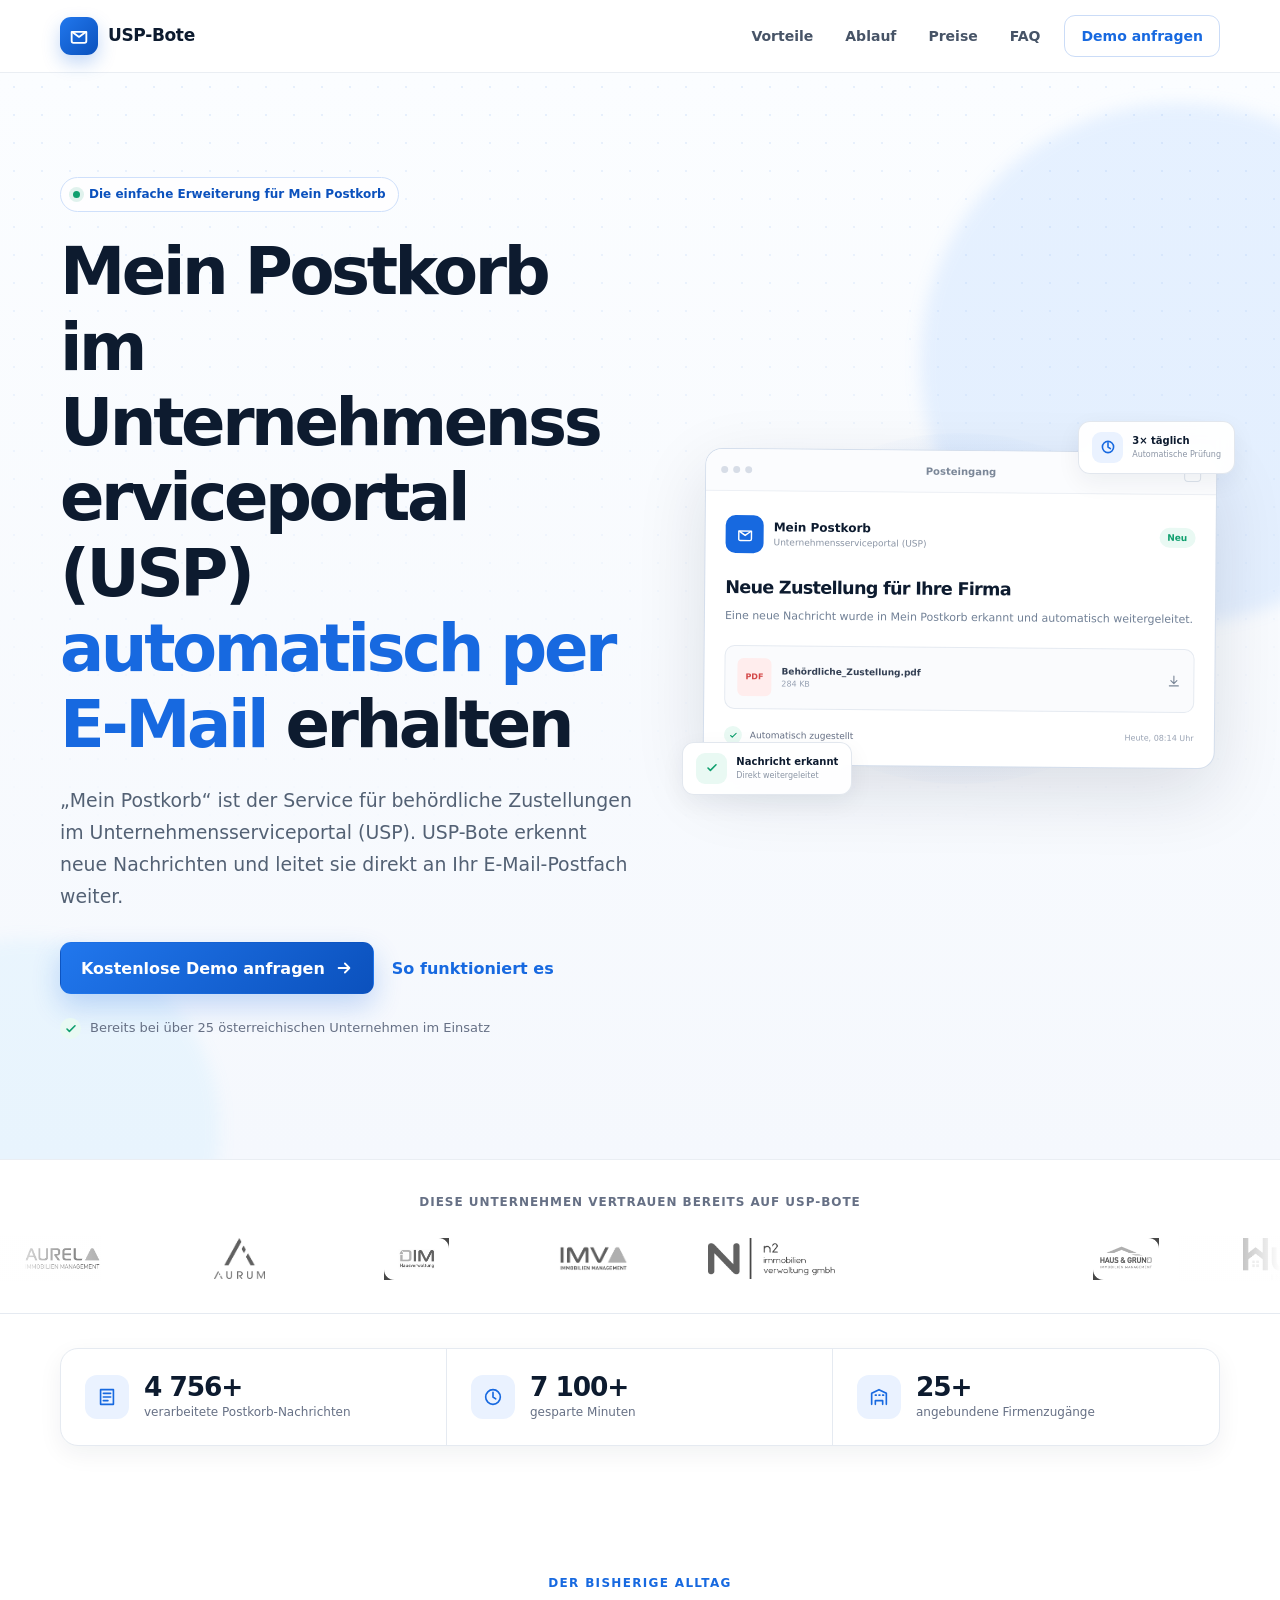
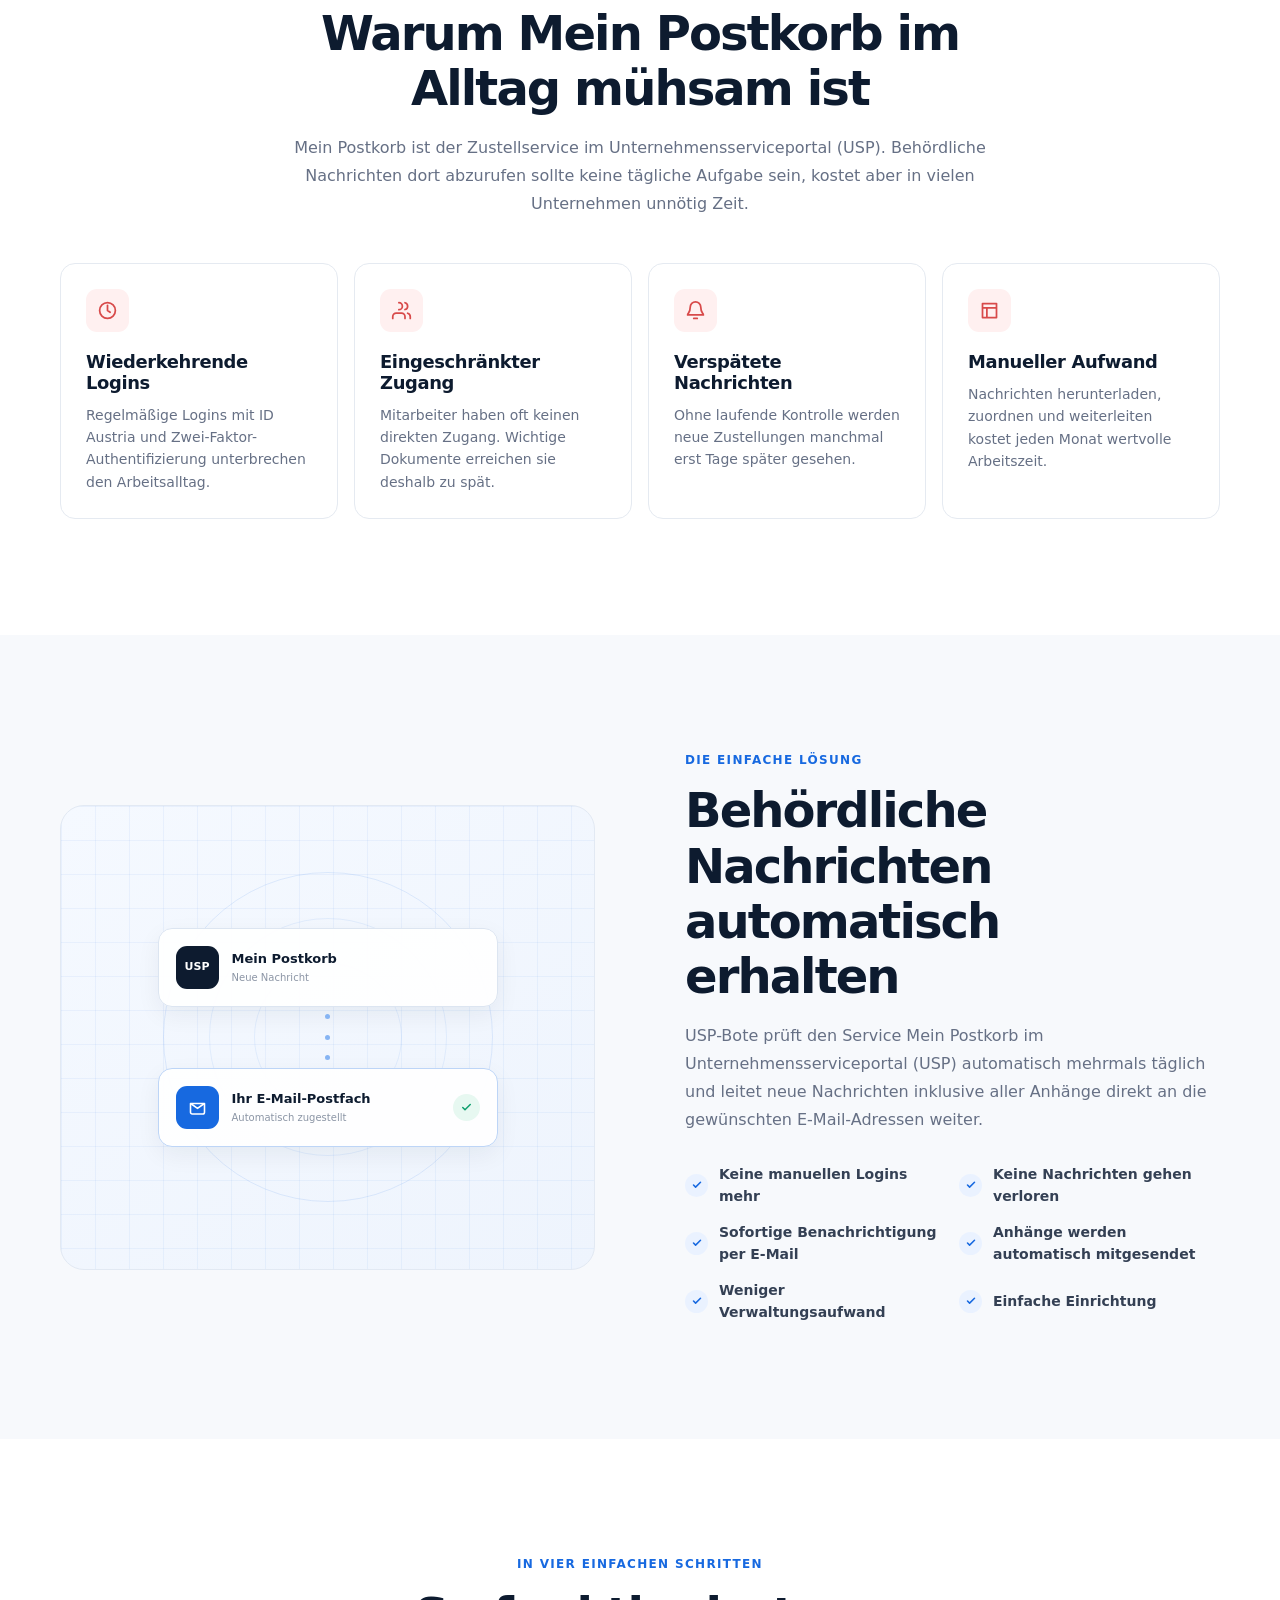
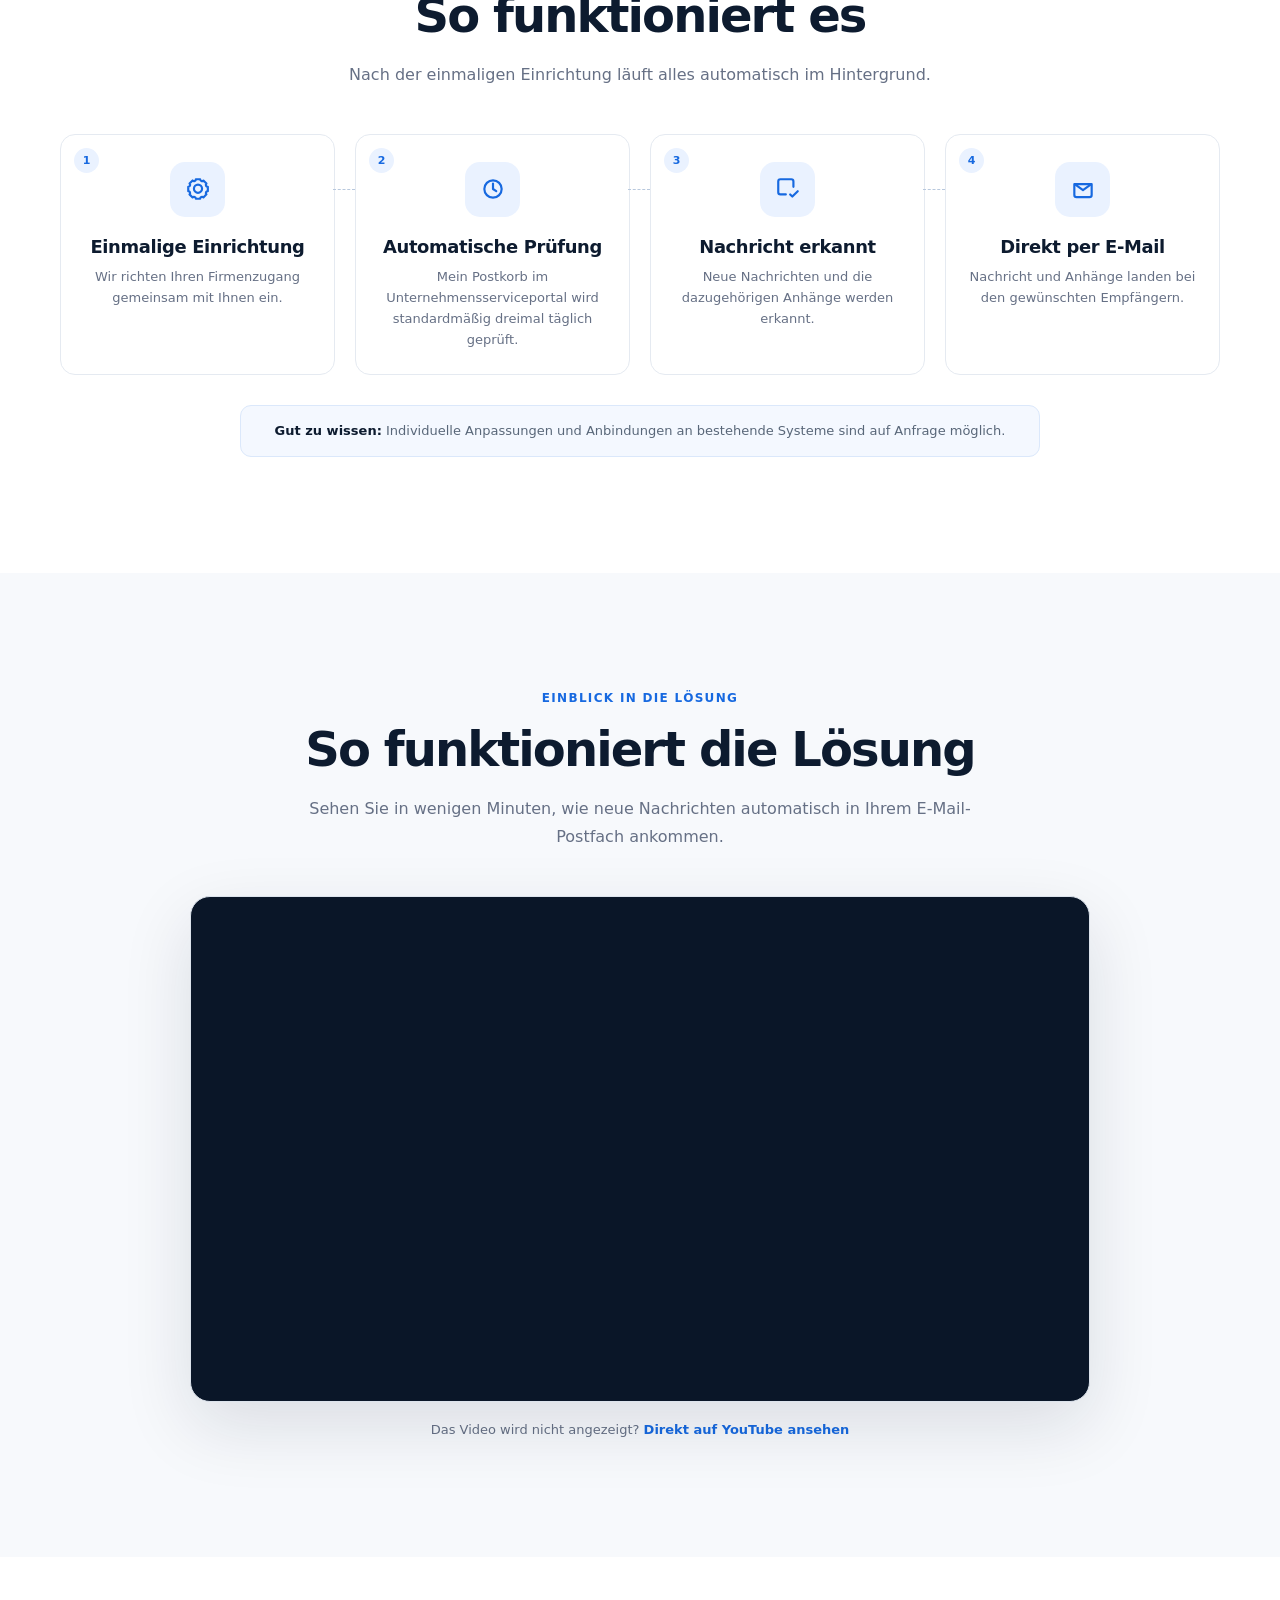
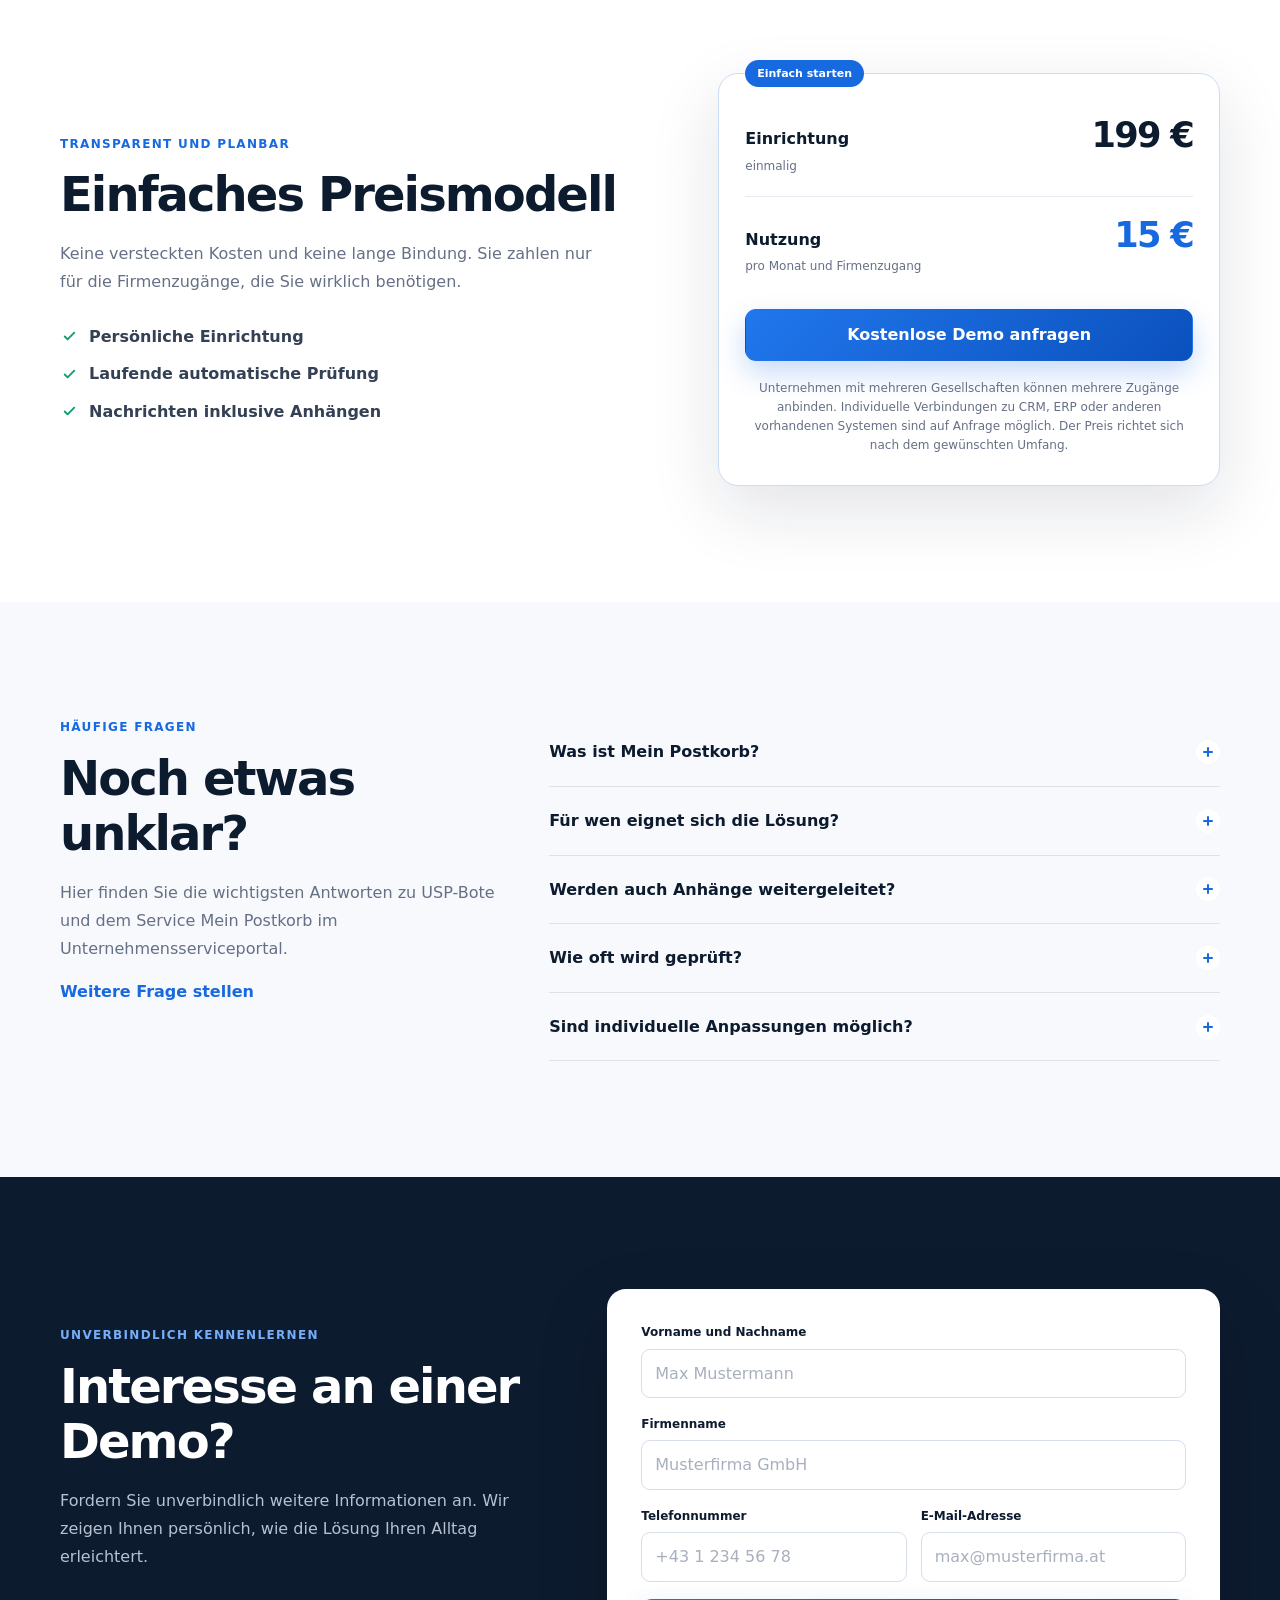
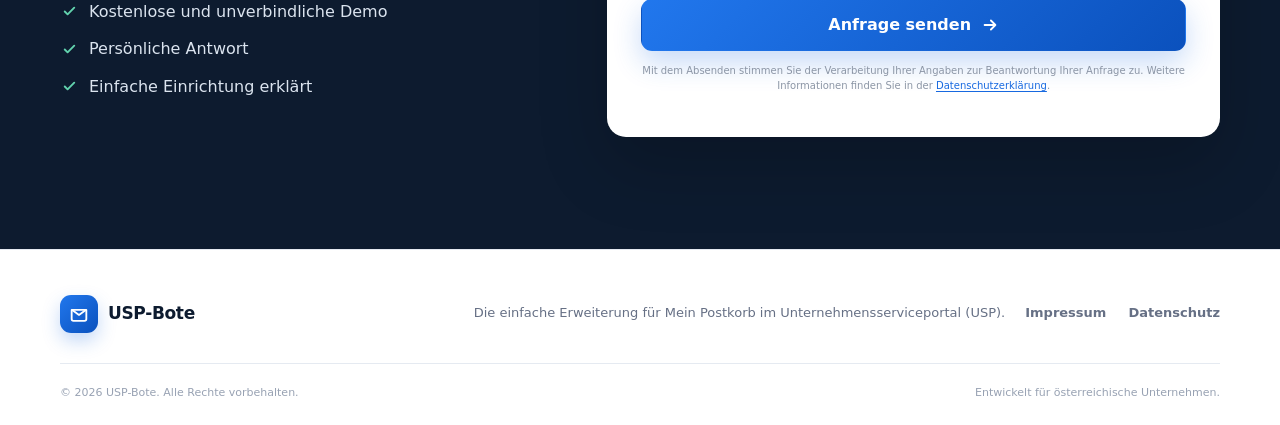
<file: index.html>
<!doctype html>
<html lang="de-AT">
<head>
  <meta charset="utf-8">
  <meta name="viewport" content="width=device-width, initial-scale=1">
  <title>Mein Postkorb im Unternehmensserviceportal (USP) per E-Mail | USP-Bote</title>
  <meta name="description" content="Neue Nachrichten aus Mein Postkorb im Unternehmensserviceportal (USP) automatisch per E-Mail erhalten – inklusive Anhängen.">
  <meta name="robots" content="index, follow">
  <meta name="referrer" content="strict-origin-when-cross-origin">
  <meta name="theme-color" content="#f7f9fc">
  <link rel="canonical" href="https://usp-bote.at/">
  <link rel="icon" href="/favicon.svg" type="image/svg+xml" sizes="any">
  <meta property="og:type" content="website">
  <meta property="og:locale" content="de_AT">
  <meta property="og:title" content="Mein Postkorb im Unternehmensserviceportal (USP) automatisch per E-Mail erhalten">
  <meta property="og:description" content="Neue behördliche Nachrichten aus Mein Postkorb automatisch erkennen und direkt per E-Mail erhalten – inklusive Anhängen.">
  <meta property="og:url" content="https://usp-bote.at/">
  <link rel="stylesheet" href="styles.css?v=1.0.8">

  <script type="application/ld+json">
  {
    "@context": "https://schema.org",
    "@type": "SoftwareApplication",
    "name": "USP-Bote",
    "applicationCategory": "BusinessApplication",
    "operatingSystem": "Web",
    "description": "Eine einfache Erweiterung für den Service Mein Postkorb im österreichischen Unternehmensserviceportal (USP), die neue Nachrichten inklusive Anhängen per E-Mail weiterleitet.",
    "offers": {
      "@type": "Offer",
      "price": "15",
      "priceCurrency": "EUR",
      "description": "Pro Monat und Firmenzugang, zuzüglich einmalig 199 Euro Einrichtung."
    }
  }
  </script>
  <script type="application/ld+json">
  {
    "@context": "https://schema.org",
    "@type": "FAQPage",
    "mainEntity": [
      {
        "@type": "Question",
        "name": "Für wen eignet sich die Lösung?",
        "acceptedAnswer": {"@type": "Answer", "text": "Für alle Unternehmen, die den Service Mein Postkorb im Unternehmensserviceportal (USP) nutzen."}
      },
      {
        "@type": "Question",
        "name": "Was ist Mein Postkorb?",
        "acceptedAnswer": {"@type": "Answer", "text": "Mein Postkorb ist der Service für behördliche Zustellungen innerhalb des österreichischen Unternehmensserviceportals (USP)."}
      },
      {
        "@type": "Question",
        "name": "Werden auch Anhänge weitergeleitet?",
        "acceptedAnswer": {"@type": "Answer", "text": "Ja, sämtliche Anhänge werden automatisch mitgesendet."}
      },
      {
        "@type": "Question",
        "name": "Wie oft wird geprüft?",
        "acceptedAnswer": {"@type": "Answer", "text": "Standardmäßig dreimal täglich."}
      },
      {
        "@type": "Question",
        "name": "Sind individuelle Anpassungen möglich?",
        "acceptedAnswer": {"@type": "Answer", "text": "Ja, auf Anfrage."}
      }
    ]
  }
  </script>
</head>
<body>
  <a class="skip-link" href="#main">Zum Inhalt springen</a>

  <header class="site-header">
    <div class="container header-inner">
      <a class="brand" href="#" aria-label="USP-Bote – Startseite">
        <span class="brand-mark" aria-hidden="true">
          <svg viewBox="0 0 24 24" width="22" height="22">
            <path d="M4 7.5h16v10a2 2 0 0 1-2 2H6a2 2 0 0 1-2-2v-10Z"/>
            <path d="m5 8 7 5 7-5"/>
          </svg>
        </span>
        <span>USP-Bote</span>
      </a>

      <nav class="desktop-nav" aria-label="Hauptnavigation">
        <a href="#vorteile">Vorteile</a>
        <a href="#ablauf">Ablauf</a>
        <a href="#preise">Preise</a>
        <a href="#faq">FAQ</a>
      </nav>

      <a class="button button-small button-outline header-cta" href="#kontakt">Demo anfragen</a>
      <button class="menu-button" type="button" aria-expanded="false" aria-controls="mobile-nav">
        <span class="sr-only">Menü öffnen</span>
        <span></span><span></span><span></span>
      </button>
    </div>
    <nav class="mobile-nav" id="mobile-nav" aria-label="Mobile Navigation" hidden>
      <a href="#vorteile">Vorteile</a>
      <a href="#ablauf">Ablauf</a>
      <a href="#preise">Preise</a>
      <a href="#faq">FAQ</a>
      <a href="#kontakt">Demo anfragen</a>
    </nav>
  </header>

  <main id="main">
    <section class="hero">
      <div class="hero-glow hero-glow-one" aria-hidden="true"></div>
      <div class="hero-glow hero-glow-two" aria-hidden="true"></div>
      <div class="container hero-grid">
        <div class="hero-copy">
          <div class="eyebrow">
            <span class="eyebrow-dot"></span>
            Die einfache Erweiterung für Mein Postkorb
          </div>
          <h1>Mein Postkorb im Unternehmensserviceportal (USP) <span>automatisch per E-Mail</span> erhalten</h1>
          <p class="hero-text">„Mein Postkorb“ ist der Service für behördliche Zustellungen im Unternehmensserviceportal (USP). USP-Bote erkennt neue Nachrichten und leitet sie direkt an Ihr E-Mail-Postfach weiter.</p>
          <div class="hero-actions">
            <a class="button button-primary" href="#kontakt">
              Kostenlose Demo anfragen
              <svg viewBox="0 0 20 20" width="18" height="18" aria-hidden="true">
                <path d="M4 10h12M11 5l5 5-5 5"/>
              </svg>
            </a>
            <a class="text-link" href="#ablauf">So funktioniert es</a>
          </div>
          <p class="trust-note">
            <span class="trust-icon" aria-hidden="true">
              <svg viewBox="0 0 20 20" width="16" height="16"><path d="m5 10 3 3 7-7"/></svg>
            </span>
            Bereits bei über 25 österreichischen Unternehmen im Einsatz
          </p>
        </div>

        <div class="hero-visual" aria-label="Beispiel einer weitergeleiteten Nachricht aus Mein Postkorb">
          <div class="visual-backdrop"></div>
          <div class="mail-window">
            <div class="window-top">
              <div class="window-dots" aria-hidden="true"><span></span><span></span><span></span></div>
              <div class="window-title">Posteingang</div>
              <div class="window-action" aria-hidden="true"></div>
            </div>
            <div class="mail-content">
              <div class="mail-status">
                <span class="mail-logo"><svg viewBox="0 0 24 24"><path d="M4 7.5h16v10a2 2 0 0 1-2 2H6a2 2 0 0 1-2-2v-10Z"/><path d="m5 8 7 5 7-5"/></svg></span>
                <span class="mail-from"><strong>Mein Postkorb</strong><small>Unternehmensserviceportal (USP)</small></span>
                <span class="status-pill">Neu</span>
              </div>
              <h2>Neue Zustellung für Ihre Firma</h2>
              <p>Eine neue Nachricht wurde in Mein Postkorb erkannt und automatisch weitergeleitet.</p>
              <div class="attachment">
                <span class="pdf-icon">PDF</span>
                <span><strong>Behördliche_Zustellung.pdf</strong><small>284 KB</small></span>
                <svg viewBox="0 0 20 20" aria-hidden="true"><path d="M10 3v10m0 0 4-4m-4 4L6 9M4 16h12"/></svg>
              </div>
              <div class="delivered">
                <span><svg viewBox="0 0 20 20"><path d="m5 10 3 3 7-7"/></svg></span>
                Automatisch zugestellt
                <small>Heute, 08:14 Uhr</small>
              </div>
            </div>
          </div>
          <div class="floating-card floating-card-top">
            <span class="floating-icon"><svg viewBox="0 0 20 20"><path d="M10 5v5l3 2M17 10a7 7 0 1 1-14 0 7 7 0 0 1 14 0Z"/></svg></span>
            <span><strong>3× täglich</strong><small>Automatische Prüfung</small></span>
          </div>
          <div class="floating-card floating-card-bottom">
            <span class="floating-icon green"><svg viewBox="0 0 20 20"><path d="m5 10 3 3 7-7"/></svg></span>
            <span><strong>Nachricht erkannt</strong><small>Direkt weitergeleitet</small></span>
          </div>
        </div>
      </div>
    </section>

    <section class="logo-section" id="referenzen" aria-labelledby="logo-heading">
      <div class="container">
        <h2 class="logo-heading" id="logo-heading">Diese Unternehmen vertrauen bereits auf USP-Bote</h2>
      </div>
      <div class="logo-marquee">
        <div class="logo-track">
          <div class="logo-group">
            <span class="customer-logo"><img src="assets/logos/Aurel.png" alt="Aurel Immobilien Management" decoding="async"></span>
            <span class="customer-logo"><img src="assets/logos/Aurum.png" alt="Aurum" decoding="async"></span>
            <span class="customer-logo"><img src="assets/logos/DIM.png" alt="DIM Hausverwaltung" decoding="async"></span>
            <span class="customer-logo"><img src="assets/logos/IMV.png" alt="IMV Immobilien Management" decoding="async"></span>
            <span class="customer-logo"><img src="assets/logos/N2.png" alt="N2 Immobilienverwaltung" decoding="async"></span>
            <span class="customer-logo"><img src="assets/logos/PMV.png" alt="PMV Immobilien Management" decoding="async"></span>
            <span class="customer-logo"><img src="assets/logos/hausgrund.png" alt="Haus &amp; Grund Immobilien Management" decoding="async"></span>
            <span class="customer-logo"><img src="assets/logos/huber.png" alt="Huber Immobilien" decoding="async"></span>
            <span class="customer-logo"><img src="assets/logos/humitsch.png" alt="Humitsch Immobilien Consulting" decoding="async"></span>
            <span class="customer-logo"><img src="assets/logos/liveg.png" alt="LIVEG" decoding="async"></span>
            <span class="customer-logo"><img src="assets/logos/tieber.png" alt="Tieber Immobilien" decoding="async"></span>
          </div>
          <div class="logo-group" aria-hidden="true">
            <span class="customer-logo"><img src="assets/logos/Aurel.png" alt="" decoding="async"></span>
            <span class="customer-logo"><img src="assets/logos/Aurum.png" alt="" decoding="async"></span>
            <span class="customer-logo"><img src="assets/logos/DIM.png" alt="" decoding="async"></span>
            <span class="customer-logo"><img src="assets/logos/IMV.png" alt="" decoding="async"></span>
            <span class="customer-logo"><img src="assets/logos/N2.png" alt="" decoding="async"></span>
            <span class="customer-logo"><img src="assets/logos/PMV.png" alt="" decoding="async"></span>
            <span class="customer-logo"><img src="assets/logos/hausgrund.png" alt="" decoding="async"></span>
            <span class="customer-logo"><img src="assets/logos/huber.png" alt="" decoding="async"></span>
            <span class="customer-logo"><img src="assets/logos/humitsch.png" alt="" decoding="async"></span>
            <span class="customer-logo"><img src="assets/logos/liveg.png" alt="" decoding="async"></span>
            <span class="customer-logo"><img src="assets/logos/tieber.png" alt="" decoding="async"></span>
          </div>
        </div>
      </div>
    </section>

    <section class="stats-section" aria-label="Erfahrungswerte">
      <div class="container stats-grid">
        <article class="stat-card">
          <span class="stat-icon"><svg viewBox="0 0 24 24"><path d="M5 4h14v16H5zM8 8h8M8 12h8M8 16h5"/></svg></span>
          <div><strong class="stat-number" data-target="4756" data-suffix="+">0</strong><span>verarbeitete Postkorb-Nachrichten</span></div>
        </article>
        <article class="stat-card">
          <span class="stat-icon"><svg viewBox="0 0 24 24"><path d="M12 7v5l3 2M20 12a8 8 0 1 1-16 0 8 8 0 0 1 16 0Z"/></svg></span>
          <div><strong class="stat-number" data-target="7100" data-suffix="+">0</strong><span>gesparte Minuten</span></div>
        </article>
        <article class="stat-card">
          <span class="stat-icon"><svg viewBox="0 0 24 24"><path d="M4 20V8l8-4 8 4v12M8 20v-4h8v4M8 10h1M12 10h1M16 10h1"/></svg></span>
          <div><strong class="stat-number" data-target="25" data-suffix="+">0</strong><span>angebundene Firmenzugänge</span></div>
        </article>
      </div>
    </section>

    <section class="section problem-section">
      <div class="container">
        <div class="section-heading centered">
          <span class="section-label">Der bisherige Alltag</span>
          <h2>Warum Mein Postkorb im Alltag mühsam ist</h2>
          <p>Mein Postkorb ist der Zustellservice im Unternehmensserviceportal (USP). Behördliche Nachrichten dort abzurufen sollte keine tägliche Aufgabe sein, kostet aber in vielen Unternehmen unnötig Zeit.</p>
        </div>
        <div class="problem-grid">
          <article class="problem-card">
            <span class="card-icon red"><svg viewBox="0 0 24 24"><path d="M12 6v6l3 2M21 12a9 9 0 1 1-18 0 9 9 0 0 1 18 0Z"/></svg></span>
            <h3>Wiederkehrende Logins</h3>
            <p>Regelmäßige Logins mit ID Austria und Zwei-Faktor-Authentifizierung unterbrechen den Arbeitsalltag.</p>
          </article>
          <article class="problem-card">
            <span class="card-icon red"><svg viewBox="0 0 24 24"><path d="M16 21v-2a4 4 0 0 0-4-4H6a4 4 0 0 0-4 4v2M9 11a4 4 0 1 0 0-8M22 21v-2a4 4 0 0 0-3-3.87M16 3.13a4 4 0 0 1 0 7.75"/></svg></span>
            <h3>Eingeschränkter Zugang</h3>
            <p>Mitarbeiter haben oft keinen direkten Zugang. Wichtige Dokumente erreichen sie deshalb zu spät.</p>
          </article>
          <article class="problem-card">
            <span class="card-icon red"><svg viewBox="0 0 24 24"><path d="M18 8a6 6 0 0 0-12 0c0 7-3 7-3 9h18c0-2-3-2-3-9M10 21h4"/></svg></span>
            <h3>Verspätete Nachrichten</h3>
            <p>Ohne laufende Kontrolle werden neue Zustellungen manchmal erst Tage später gesehen.</p>
          </article>
          <article class="problem-card">
            <span class="card-icon red"><svg viewBox="0 0 24 24"><path d="M4 4h16v16H4zM4 9h16M9 9v11"/></svg></span>
            <h3>Manueller Aufwand</h3>
            <p>Nachrichten herunterladen, zuordnen und weiterleiten kostet jeden Monat wertvolle Arbeitszeit.</p>
          </article>
        </div>
      </div>
    </section>

    <section class="section solution-section" id="vorteile">
      <div class="container solution-grid">
        <div class="solution-visual" aria-hidden="true">
          <div class="solution-orbit"></div>
          <div class="solution-flow">
            <div class="flow-node">
              <span class="flow-logo">USP</span>
              <span><strong>Mein Postkorb</strong><small>Neue Nachricht</small></span>
            </div>
            <div class="flow-line"><span></span><span></span><span></span></div>
            <div class="flow-node active">
              <span class="flow-mail"><svg viewBox="0 0 24 24"><path d="M4 7.5h16v10a2 2 0 0 1-2 2H6a2 2 0 0 1-2-2v-10Z"/><path d="m5 8 7 5 7-5"/></svg></span>
              <span><strong>Ihr E-Mail-Postfach</strong><small>Automatisch zugestellt</small></span>
              <span class="check-badge"><svg viewBox="0 0 20 20"><path d="m5 10 3 3 7-7"/></svg></span>
            </div>
          </div>
        </div>
        <div class="solution-copy">
          <span class="section-label">Die einfache Lösung</span>
          <h2>Behördliche Nachrichten automatisch erhalten</h2>
          <p>USP-Bote prüft den Service Mein Postkorb im Unternehmensserviceportal (USP) automatisch mehrmals täglich und leitet neue Nachrichten inklusive aller Anhänge direkt an die gewünschten E-Mail-Adressen weiter.</p>
          <ul class="benefit-list">
            <li><span><svg viewBox="0 0 20 20"><path d="m5 10 3 3 7-7"/></svg></span>Keine manuellen Logins mehr</li>
            <li><span><svg viewBox="0 0 20 20"><path d="m5 10 3 3 7-7"/></svg></span>Keine Nachrichten gehen verloren</li>
            <li><span><svg viewBox="0 0 20 20"><path d="m5 10 3 3 7-7"/></svg></span>Sofortige Benachrichtigung per E-Mail</li>
            <li><span><svg viewBox="0 0 20 20"><path d="m5 10 3 3 7-7"/></svg></span>Anhänge werden automatisch mitgesendet</li>
            <li><span><svg viewBox="0 0 20 20"><path d="m5 10 3 3 7-7"/></svg></span>Weniger Verwaltungsaufwand</li>
            <li><span><svg viewBox="0 0 20 20"><path d="m5 10 3 3 7-7"/></svg></span>Einfache Einrichtung</li>
          </ul>
        </div>
      </div>
    </section>

    <section class="section process-section" id="ablauf">
      <div class="container">
        <div class="section-heading centered">
          <span class="section-label">In vier einfachen Schritten</span>
          <h2>So funktioniert es</h2>
          <p>Nach der einmaligen Einrichtung läuft alles automatisch im Hintergrund.</p>
        </div>
        <ol class="process-grid">
          <li class="process-step">
            <span class="step-number">1</span>
            <span class="step-icon"><svg viewBox="0 0 24 24"><path d="M12 15.5A3.5 3.5 0 1 0 12 8a3.5 3.5 0 0 0 0 7.5ZM19.4 15a1.7 1.7 0 0 0 .34 1.88l.06.06-2.83 2.83-.06-.06a1.7 1.7 0 0 0-1.88-.34 1.7 1.7 0 0 0-1.03 1.56V21h-4v-.08A1.7 1.7 0 0 0 8.95 19.4a1.7 1.7 0 0 0-1.88.34l-.06.06-2.83-2.83.06-.06A1.7 1.7 0 0 0 4.58 15 1.7 1.7 0 0 0 3 14H3v-4h.08A1.7 1.7 0 0 0 4.6 8.95a1.7 1.7 0 0 0-.34-1.88L4.2 7l2.83-2.83.06.06A1.7 1.7 0 0 0 9 4.58 1.7 1.7 0 0 0 10 3h4v.08A1.7 1.7 0 0 0 15.05 4.6a1.7 1.7 0 0 0 1.88-.34l.06-.06L19.8 7l-.06.06A1.7 1.7 0 0 0 19.4 9 1.7 1.7 0 0 0 21 10h.08v4H21a1.7 1.7 0 0 0-1.6 1Z"/></svg></span>
            <h3>Einmalige Einrichtung</h3>
            <p>Wir richten Ihren Firmenzugang gemeinsam mit Ihnen ein.</p>
          </li>
          <li class="process-step">
            <span class="step-number">2</span>
            <span class="step-icon"><svg viewBox="0 0 24 24"><path d="M12 7v5l3 2M20 12a8 8 0 1 1-16 0 8 8 0 0 1 16 0Z"/></svg></span>
            <h3>Automatische Prüfung</h3>
            <p>Mein Postkorb im Unternehmensserviceportal wird standardmäßig dreimal täglich geprüft.</p>
          </li>
          <li class="process-step">
            <span class="step-number">3</span>
            <span class="step-icon"><svg viewBox="0 0 24 24"><path d="M10 17H5a2 2 0 0 1-2-2V5a2 2 0 0 1 2-2h10a2 2 0 0 1 2 2v5M14 17l2 2 5-5"/></svg></span>
            <h3>Nachricht erkannt</h3>
            <p>Neue Nachrichten und die dazugehörigen Anhänge werden erkannt.</p>
          </li>
          <li class="process-step">
            <span class="step-number">4</span>
            <span class="step-icon"><svg viewBox="0 0 24 24"><path d="M4 7.5h16v10a2 2 0 0 1-2 2H6a2 2 0 0 1-2-2v-10Z"/><path d="m5 8 7 5 7-5"/></svg></span>
            <h3>Direkt per E-Mail</h3>
            <p>Nachricht und Anhänge landen bei den gewünschten Empfängern.</p>
          </li>
        </ol>
        <p class="process-note"><span>Gut zu wissen:</span> Individuelle Anpassungen und Anbindungen an bestehende Systeme sind auf Anfrage möglich.</p>
      </div>
    </section>

    <section class="section video-section">
      <div class="container">
        <div class="section-heading centered">
          <span class="section-label">Einblick in die Lösung</span>
          <h2>So funktioniert die Lösung</h2>
          <p>Sehen Sie in wenigen Minuten, wie neue Nachrichten automatisch in Ihrem E-Mail-Postfach ankommen.</p>
        </div>
        <div class="video-frame">
          <iframe
            src="https://www.youtube-nocookie.com/embed/t0IHzcd_KQI?rel=0"
            title="USP-Bote – so funktioniert die Lösung"
            loading="lazy"
            referrerpolicy="strict-origin-when-cross-origin"
            allow="accelerometer; autoplay; clipboard-write; encrypted-media; gyroscope; picture-in-picture; web-share"
            allowfullscreen>
          </iframe>
        </div>
        <p class="video-fallback">Das Video wird nicht angezeigt? <a href="https://youtu.be/t0IHzcd_KQI" target="_blank" rel="noopener noreferrer">Direkt auf YouTube ansehen</a></p>
      </div>
    </section>

    <section class="section pricing-section" id="preise">
      <div class="container pricing-grid">
        <div class="pricing-copy">
          <span class="section-label">Transparent und planbar</span>
          <h2>Einfaches Preismodell</h2>
          <p>Keine versteckten Kosten und keine lange Bindung. Sie zahlen nur für die Firmenzugänge, die Sie wirklich benötigen.</p>
          <ul class="plain-check-list">
            <li><svg viewBox="0 0 20 20"><path d="m5 10 3 3 7-7"/></svg>Persönliche Einrichtung</li>
            <li><svg viewBox="0 0 20 20"><path d="m5 10 3 3 7-7"/></svg>Laufende automatische Prüfung</li>
            <li><svg viewBox="0 0 20 20"><path d="m5 10 3 3 7-7"/></svg>Nachrichten inklusive Anhängen</li>
          </ul>
        </div>
        <article class="pricing-card">
          <span class="popular-badge">Einfach starten</span>
          <div class="price-row">
            <span>Einrichtung</span>
            <strong>199 €</strong>
            <small>einmalig</small>
          </div>
          <div class="price-divider"></div>
          <div class="price-row featured">
            <span>Nutzung</span>
            <strong>15 €</strong>
            <small>pro Monat und Firmenzugang</small>
          </div>
          <a class="button button-primary button-full" href="#kontakt">Kostenlose Demo anfragen</a>
          <p>Unternehmen mit mehreren Gesellschaften können mehrere Zugänge anbinden. Individuelle Verbindungen zu CRM, ERP oder anderen vorhandenen Systemen sind auf Anfrage möglich. Der Preis richtet sich nach dem gewünschten Umfang.</p>
        </article>
      </div>
    </section>

    <section class="section faq-section" id="faq">
      <div class="container faq-layout">
        <div class="faq-intro">
          <span class="section-label">Häufige Fragen</span>
          <h2>Noch etwas unklar?</h2>
          <p>Hier finden Sie die wichtigsten Antworten zu USP-Bote und dem Service Mein Postkorb im Unternehmensserviceportal.</p>
          <a class="text-link" href="#kontakt">Weitere Frage stellen</a>
        </div>
        <div class="faq-list">
          <details>
            <summary>Was ist Mein Postkorb?<span aria-hidden="true"></span></summary>
            <p>Mein Postkorb ist der Service für behördliche Zustellungen innerhalb des österreichischen Unternehmensserviceportals (USP).</p>
          </details>
          <details>
            <summary>Für wen eignet sich die Lösung?<span aria-hidden="true"></span></summary>
            <p>Für alle Unternehmen, die den Service Mein Postkorb im Unternehmensserviceportal (USP) nutzen.</p>
          </details>
          <details>
            <summary>Werden auch Anhänge weitergeleitet?<span aria-hidden="true"></span></summary>
            <p>Ja, sämtliche Anhänge werden automatisch mitgesendet.</p>
          </details>
          <details>
            <summary>Wie oft wird geprüft?<span aria-hidden="true"></span></summary>
            <p>Standardmäßig dreimal täglich.</p>
          </details>
          <details>
            <summary>Sind individuelle Anpassungen möglich?<span aria-hidden="true"></span></summary>
            <p>Ja, auf Anfrage.</p>
          </details>
        </div>
      </div>
    </section>

    <section class="contact-section" id="kontakt">
      <div class="container contact-shell">
        <div class="contact-copy">
          <span class="section-label light">Unverbindlich kennenlernen</span>
          <h2>Interesse an einer Demo?</h2>
          <p>Fordern Sie unverbindlich weitere Informationen an. Wir zeigen Ihnen persönlich, wie die Lösung Ihren Alltag erleichtert.</p>
          <ul>
            <li><svg viewBox="0 0 20 20"><path d="m5 10 3 3 7-7"/></svg>Kostenlose und unverbindliche Demo</li>
            <li><svg viewBox="0 0 20 20"><path d="m5 10 3 3 7-7"/></svg>Persönliche Antwort</li>
            <li><svg viewBox="0 0 20 20"><path d="m5 10 3 3 7-7"/></svg>Einfache Einrichtung erklärt</li>
          </ul>
        </div>
        <form class="contact-form" id="contact-form" action="contact.php" method="post">
          <div class="form-honeypot" aria-hidden="true">
            <label for="website">Website</label>
            <input id="website" name="website" type="text" tabindex="-1" autocomplete="off">
          </div>
          <div class="form-row">
            <label for="name">Vorname und Nachname</label>
            <input id="name" name="name" type="text" autocomplete="name" placeholder="Max Mustermann" required>
          </div>
          <div class="form-row">
            <label for="company">Firmenname</label>
            <input id="company" name="company" type="text" autocomplete="organization" placeholder="Musterfirma GmbH" required>
          </div>
          <div class="form-grid">
            <div class="form-row">
              <label for="phone">Telefonnummer</label>
              <input id="phone" name="phone" type="tel" autocomplete="tel" placeholder="+43 1 234 56 78" required>
            </div>
            <div class="form-row">
              <label for="email">E-Mail-Adresse</label>
              <input id="email" name="email" type="email" autocomplete="email" placeholder="max@musterfirma.at" required>
            </div>
          </div>
          <button class="button button-primary button-full" type="submit">
            Anfrage senden
            <svg viewBox="0 0 20 20" width="18" height="18" aria-hidden="true"><path d="M4 10h12M11 5l5 5-5 5"/></svg>
          </button>
          <p class="form-note">Mit dem Absenden stimmen Sie der Verarbeitung Ihrer Angaben zur Beantwortung Ihrer Anfrage zu. Weitere Informationen finden Sie in der <a href="datenschutz.html">Datenschutzerklärung</a>.</p>
          <p class="form-status" id="form-status" role="status" aria-live="polite"></p>
        </form>
      </div>
    </section>
  </main>

  <footer class="site-footer">
    <div class="container footer-inner">
      <a class="brand" href="#" aria-label="USP-Bote – Startseite">
        <span class="brand-mark" aria-hidden="true"><svg viewBox="0 0 24 24" width="22" height="22"><path d="M4 7.5h16v10a2 2 0 0 1-2 2H6a2 2 0 0 1-2-2v-10Z"/><path d="m5 8 7 5 7-5"/></svg></span>
        <span>USP-Bote</span>
      </a>
      <p>Die einfache Erweiterung für Mein Postkorb im Unternehmensserviceportal (USP).</p>
      <nav aria-label="Rechtliche Hinweise">
        <a href="impressum.html">Impressum</a>
        <a href="datenschutz.html">Datenschutz</a>
      </nav>
    </div>
    <div class="container footer-bottom">
      <p>© <span id="current-year"></span> USP-Bote. Alle Rechte vorbehalten.</p>
      <p>Entwickelt für österreichische Unternehmen.</p>
    </div>
  </footer>

  <script src="script.js?v=1.0.8" defer></script>
</body>
</html>
</file>
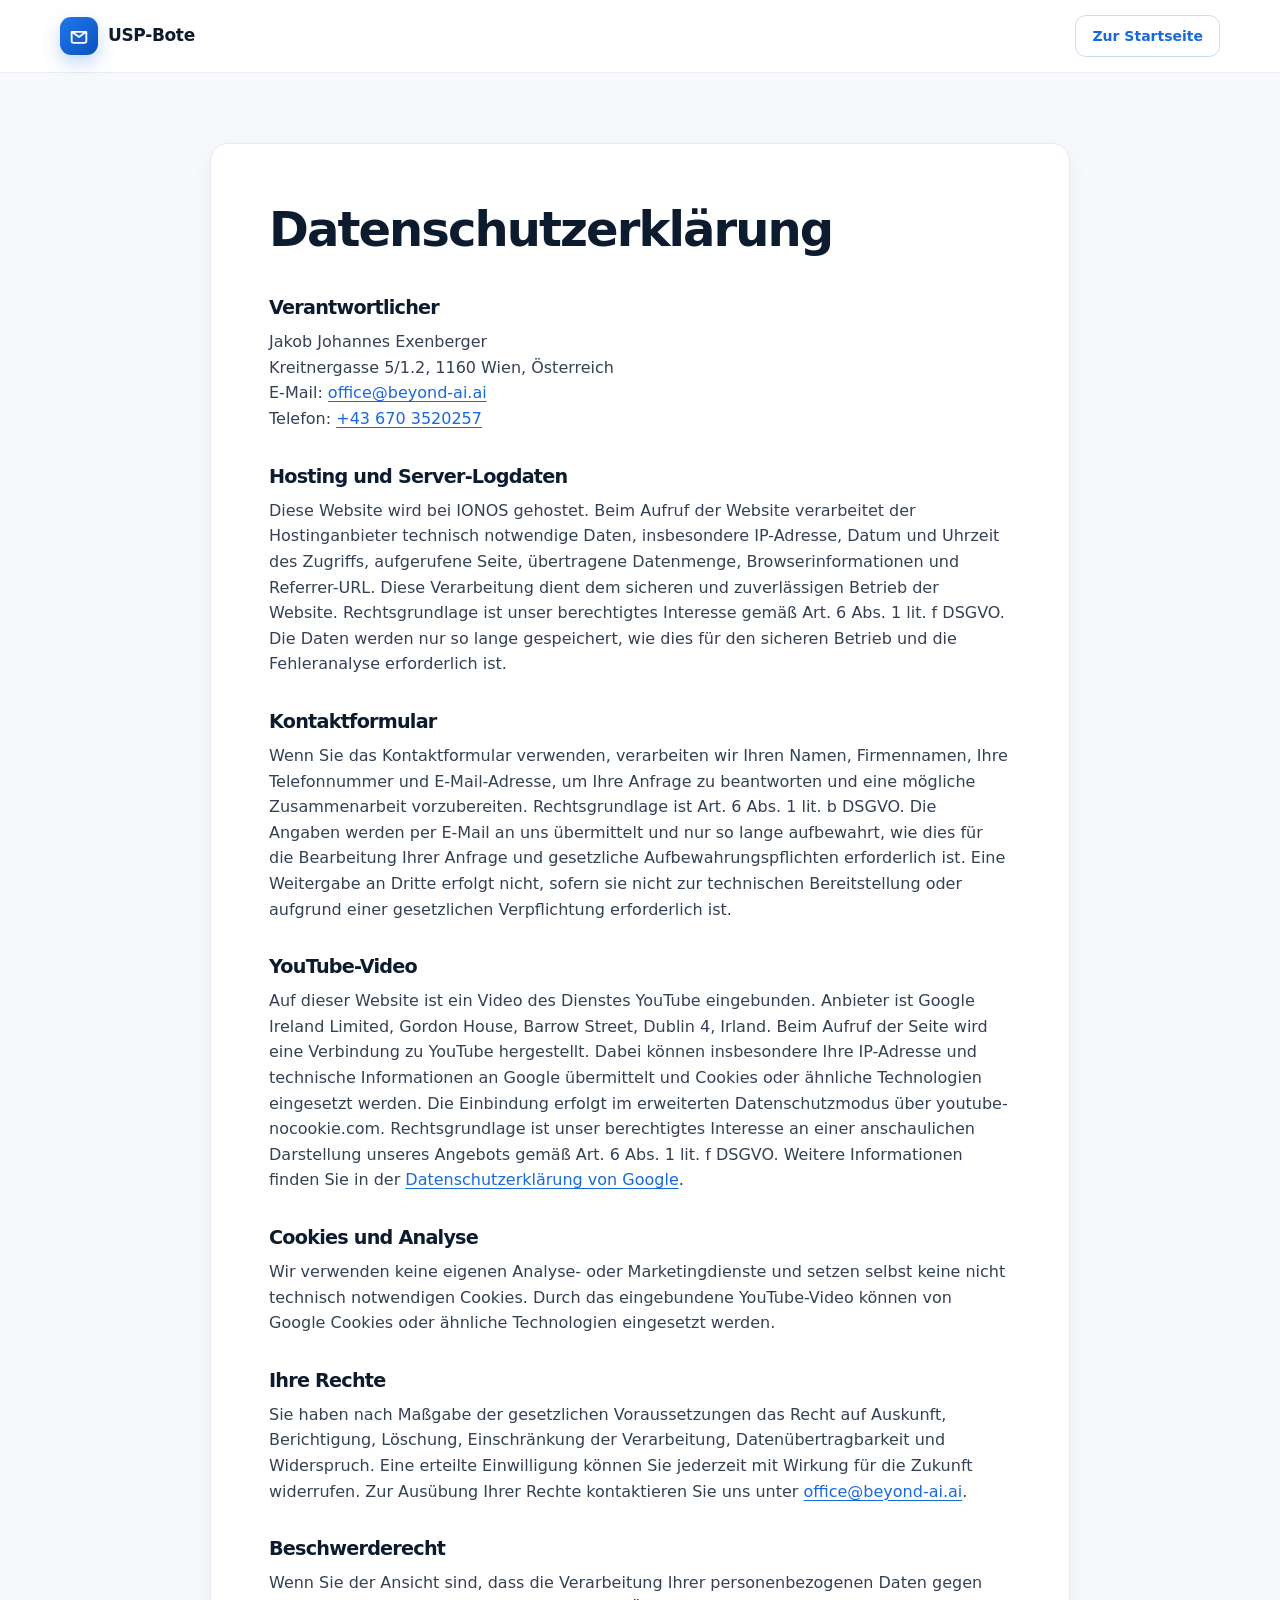
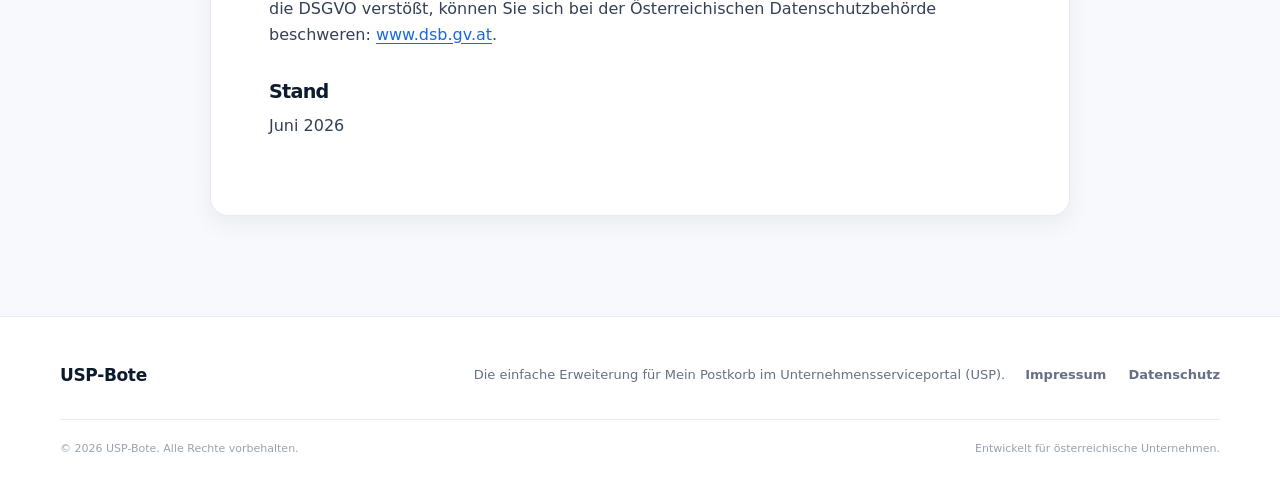
<file: datenschutz.html>
<!doctype html>
<html lang="de-AT">
<head>
  <meta charset="utf-8">
  <meta name="viewport" content="width=device-width, initial-scale=1">
  <title>Datenschutzerklärung | USP-Bote</title>
  <meta name="description" content="Datenschutzerklärung von USP-Bote.">
  <meta name="robots" content="index, follow">
  <meta name="referrer" content="strict-origin-when-cross-origin">
  <link rel="canonical" href="https://usp-bote.at/datenschutz.html">
  <link rel="icon" href="/favicon.svg" type="image/svg+xml" sizes="any">
  <link rel="stylesheet" href="styles.css?v=1.0.8">
</head>
<body>
  <a class="skip-link" href="#main">Zum Inhalt springen</a>

  <header class="site-header">
    <div class="container header-inner">
      <a class="brand" href="index.html" aria-label="USP-Bote – Startseite">
        <span class="brand-mark" aria-hidden="true">
          <svg viewBox="0 0 24 24" width="22" height="22"><path d="M4 7.5h16v10a2 2 0 0 1-2 2H6a2 2 0 0 1-2-2v-10Z"/><path d="m5 8 7 5 7-5"/></svg>
        </span>
        <span>USP-Bote</span>
      </a>
      <a class="button button-small button-outline" href="index.html">Zur Startseite</a>
    </div>
  </header>

  <main class="legal-main" id="main">
    <article class="container legal-document">
      <h1>Datenschutzerklärung</h1>

      <h2>Verantwortlicher</h2>
      <p>
        Jakob Johannes Exenberger<br>
        Kreitnergasse 5/1.2, 1160 Wien, Österreich<br>
        E-Mail: <a href="mailto:office@beyond-ai.ai">office@beyond-ai.ai</a><br>
        Telefon: <a href="tel:+436703520257">+43 670 3520257</a>
      </p>

      <h2>Hosting und Server-Logdaten</h2>
      <p>Diese Website wird bei IONOS gehostet. Beim Aufruf der Website verarbeitet der Hostinganbieter technisch notwendige Daten, insbesondere IP-Adresse, Datum und Uhrzeit des Zugriffs, aufgerufene Seite, übertragene Datenmenge, Browserinformationen und Referrer-URL. Diese Verarbeitung dient dem sicheren und zuverlässigen Betrieb der Website. Rechtsgrundlage ist unser berechtigtes Interesse gemäß Art. 6 Abs. 1 lit. f DSGVO. Die Daten werden nur so lange gespeichert, wie dies für den sicheren Betrieb und die Fehleranalyse erforderlich ist.</p>

      <h2>Kontaktformular</h2>
      <p>Wenn Sie das Kontaktformular verwenden, verarbeiten wir Ihren Namen, Firmennamen, Ihre Telefonnummer und E-Mail-Adresse, um Ihre Anfrage zu beantworten und eine mögliche Zusammenarbeit vorzubereiten. Rechtsgrundlage ist Art. 6 Abs. 1 lit. b DSGVO. Die Angaben werden per E-Mail an uns übermittelt und nur so lange aufbewahrt, wie dies für die Bearbeitung Ihrer Anfrage und gesetzliche Aufbewahrungspflichten erforderlich ist. Eine Weitergabe an Dritte erfolgt nicht, sofern sie nicht zur technischen Bereitstellung oder aufgrund einer gesetzlichen Verpflichtung erforderlich ist.</p>

      <h2 id="youtube">YouTube-Video</h2>
      <p>Auf dieser Website ist ein Video des Dienstes YouTube eingebunden. Anbieter ist Google Ireland Limited, Gordon House, Barrow Street, Dublin 4, Irland. Beim Aufruf der Seite wird eine Verbindung zu YouTube hergestellt. Dabei können insbesondere Ihre IP-Adresse und technische Informationen an Google übermittelt und Cookies oder ähnliche Technologien eingesetzt werden. Die Einbindung erfolgt im erweiterten Datenschutzmodus über youtube-nocookie.com. Rechtsgrundlage ist unser berechtigtes Interesse an einer anschaulichen Darstellung unseres Angebots gemäß Art. 6 Abs. 1 lit. f DSGVO. Weitere Informationen finden Sie in der <a href="https://policies.google.com/privacy">Datenschutzerklärung von Google</a>.</p>

      <h2>Cookies und Analyse</h2>
      <p>Wir verwenden keine eigenen Analyse- oder Marketingdienste und setzen selbst keine nicht technisch notwendigen Cookies. Durch das eingebundene YouTube-Video können von Google Cookies oder ähnliche Technologien eingesetzt werden.</p>

      <h2>Ihre Rechte</h2>
      <p>Sie haben nach Maßgabe der gesetzlichen Voraussetzungen das Recht auf Auskunft, Berichtigung, Löschung, Einschränkung der Verarbeitung, Datenübertragbarkeit und Widerspruch. Eine erteilte Einwilligung können Sie jederzeit mit Wirkung für die Zukunft widerrufen. Zur Ausübung Ihrer Rechte kontaktieren Sie uns unter <a href="mailto:office@beyond-ai.ai">office@beyond-ai.ai</a>.</p>

      <h2>Beschwerderecht</h2>
      <p>Wenn Sie der Ansicht sind, dass die Verarbeitung Ihrer personenbezogenen Daten gegen die DSGVO verstößt, können Sie sich bei der Österreichischen Datenschutzbehörde beschweren: <a href="https://www.dsb.gv.at/">www.dsb.gv.at</a>.</p>

      <h2>Stand</h2>
      <p>Juni 2026</p>
    </article>
  </main>

  <footer class="site-footer">
    <div class="container footer-inner">
      <a class="brand" href="index.html">USP-Bote</a>
      <p>Die einfache Erweiterung für Mein Postkorb im Unternehmensserviceportal (USP).</p>
      <nav aria-label="Rechtliche Hinweise">
        <a href="impressum.html">Impressum</a>
        <a href="datenschutz.html" aria-current="page">Datenschutz</a>
      </nav>
    </div>
    <div class="container footer-bottom">
      <p>© <span id="current-year"></span> USP-Bote. Alle Rechte vorbehalten.</p>
      <p>Entwickelt für österreichische Unternehmen.</p>
    </div>
  </footer>

  <script src="script.js?v=1.0.8" defer></script>
</body>
</html>
</file>
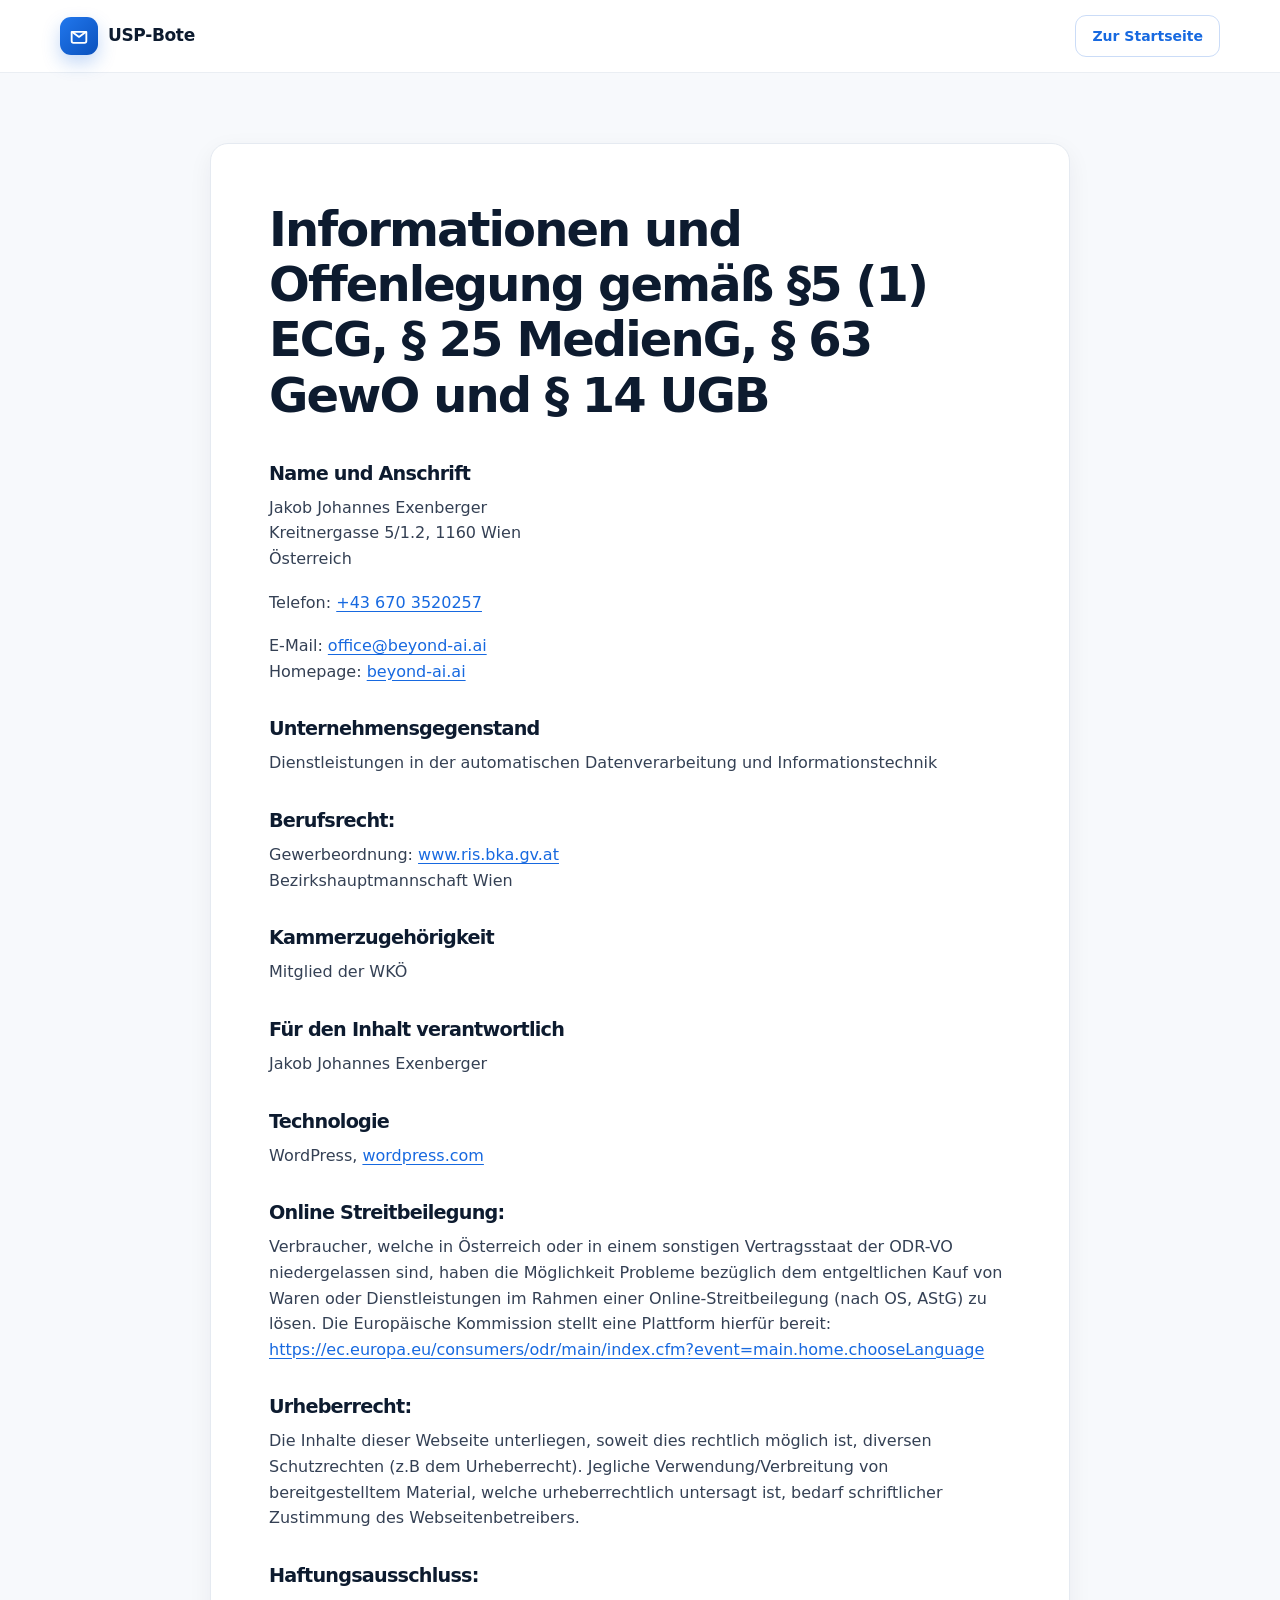
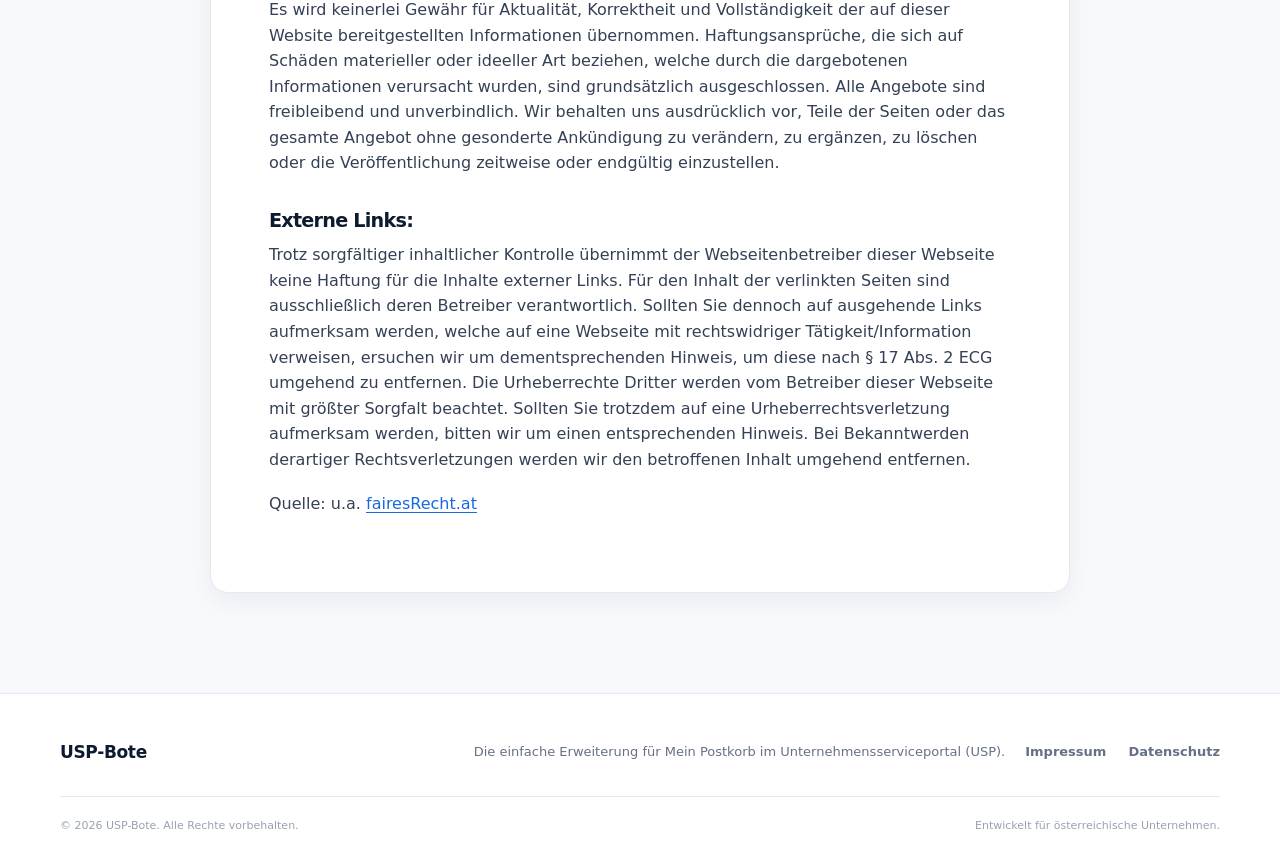
<file: impressum.html>
<!doctype html>
<html lang="de-AT">
<head>
  <meta charset="utf-8">
  <meta name="viewport" content="width=device-width, initial-scale=1">
  <title>Impressum | USP-Bote</title>
  <meta name="description" content="Impressum und Anbieterinformationen von USP-Bote.">
  <meta name="robots" content="index, follow">
  <meta name="referrer" content="strict-origin-when-cross-origin">
  <link rel="canonical" href="https://usp-bote.at/impressum.html">
  <link rel="icon" href="/favicon.svg" type="image/svg+xml" sizes="any">
  <link rel="stylesheet" href="styles.css?v=1.0.8">
</head>
<body>
  <a class="skip-link" href="#main">Zum Inhalt springen</a>

  <header class="site-header">
    <div class="container header-inner">
      <a class="brand" href="index.html" aria-label="USP-Bote – Startseite">
        <span class="brand-mark" aria-hidden="true">
          <svg viewBox="0 0 24 24" width="22" height="22"><path d="M4 7.5h16v10a2 2 0 0 1-2 2H6a2 2 0 0 1-2-2v-10Z"/><path d="m5 8 7 5 7-5"/></svg>
        </span>
        <span>USP-Bote</span>
      </a>
      <a class="button button-small button-outline" href="index.html">Zur Startseite</a>
    </div>
  </header>

  <main class="legal-main" id="main">
    <article class="container legal-document">
      <h1>Informationen und Offenlegung gemäß §5 (1) ECG, § 25 MedienG, § 63 GewO und § 14 UGB</h1>

      <h2>Name und Anschrift</h2>
      <address>
        Jakob Johannes Exenberger<br>
        Kreitnergasse 5/1.2, 1160 Wien<br>
        Österreich
      </address>
      <p>Telefon: <a href="tel:+436703520257">+43 670 3520257</a></p>
      <p>
        E-Mail: <a href="mailto:office@beyond-ai.ai">office@beyond-ai.ai</a><br>
        Homepage: <a href="https://beyond-ai.ai/">beyond-ai.ai</a>
      </p>

      <h2>Unternehmensgegenstand</h2>
      <p>Dienstleistungen in der automatischen Datenverarbeitung und Informationstechnik</p>

      <h2>Berufsrecht:</h2>
      <p>
        Gewerbeordnung: <a href="https://www.ris.bka.gv.at/">www.ris.bka.gv.at</a><br>
        Bezirkshauptmannschaft Wien
      </p>

      <h2>Kammerzugehörigkeit</h2>
      <p>Mitglied der WKÖ</p>

      <h2>Für den Inhalt verantwortlich</h2>
      <p>Jakob Johannes Exenberger</p>

      <h2>Technologie</h2>
      <p>WordPress, <a href="https://wordpress.com/">wordpress.com</a></p>

      <h2>Online Streitbeilegung:</h2>
      <p>Verbraucher, welche in Österreich oder in einem sonstigen Vertragsstaat der ODR-VO niedergelassen sind, haben die Möglichkeit Probleme bezüglich dem entgeltlichen Kauf von Waren oder Dienstleistungen im Rahmen einer Online-Streitbeilegung (nach OS, AStG) zu lösen. Die Europäische Kommission stellt eine Plattform hierfür bereit: <a href="https://ec.europa.eu/consumers/odr/main/index.cfm?event=main.home.chooseLanguage">https://ec.europa.eu/consumers/odr/main/index.cfm?event=main.home.chooseLanguage</a></p>

      <h2>Urheberrecht:</h2>
      <p>Die Inhalte dieser Webseite unterliegen, soweit dies rechtlich möglich ist, diversen Schutzrechten (z.B dem Urheberrecht). Jegliche Verwendung/Verbreitung von bereitgestelltem Material, welche urheberrechtlich untersagt ist, bedarf schriftlicher Zustimmung des Webseitenbetreibers.</p>

      <h2>Haftungsausschluss:</h2>
      <p>Es wird keinerlei Gewähr für Aktualität, Korrektheit und Vollständigkeit der auf dieser Website bereitgestellten Informationen übernommen. Haftungsansprüche, die sich auf Schäden materieller oder ideeller Art beziehen, welche durch die dargebotenen Informationen verursacht wurden, sind grundsätzlich ausgeschlossen. Alle Angebote sind freibleibend und unverbindlich. Wir behalten uns ausdrücklich vor, Teile der Seiten oder das gesamte Angebot ohne gesonderte Ankündigung zu verändern, zu ergänzen, zu löschen oder die Veröffentlichung zeitweise oder endgültig einzustellen.</p>

      <h2>Externe Links:</h2>
      <p>Trotz sorgfältiger inhaltlicher Kontrolle übernimmt der Webseitenbetreiber dieser Webseite keine Haftung für die Inhalte externer Links. Für den Inhalt der verlinkten Seiten sind ausschließlich deren Betreiber verantwortlich. Sollten Sie dennoch auf ausgehende Links aufmerksam werden, welche auf eine Webseite mit rechtswidriger Tätigkeit/Information verweisen, ersuchen wir um dementsprechenden Hinweis, um diese nach § 17 Abs. 2 ECG umgehend zu entfernen. Die Urheberrechte Dritter werden vom Betreiber dieser Webseite mit größter Sorgfalt beachtet. Sollten Sie trotzdem auf eine Urheberrechtsverletzung aufmerksam werden, bitten wir um einen entsprechenden Hinweis. Bei Bekanntwerden derartiger Rechtsverletzungen werden wir den betroffenen Inhalt umgehend entfernen.</p>

      <p>Quelle: u.a. <a href="https://www.fairesrecht.at/">fairesRecht.at</a></p>
    </article>
  </main>

  <footer class="site-footer">
    <div class="container footer-inner">
      <a class="brand" href="index.html">USP-Bote</a>
      <p>Die einfache Erweiterung für Mein Postkorb im Unternehmensserviceportal (USP).</p>
      <nav aria-label="Rechtliche Hinweise">
        <a href="impressum.html" aria-current="page">Impressum</a>
        <a href="datenschutz.html">Datenschutz</a>
      </nav>
    </div>
    <div class="container footer-bottom">
      <p>© <span id="current-year"></span> USP-Bote. Alle Rechte vorbehalten.</p>
      <p>Entwickelt für österreichische Unternehmen.</p>
    </div>
  </footer>

  <script src="script.js?v=1.0.8" defer></script>
</body>
</html>
</file>
<file: styles.css>
:root {
  --blue: #1769e0;
  --blue-dark: #0b51bd;
  --blue-light: #eaf2ff;
  --navy: #0d1b2f;
  --text: #344054;
  --muted: #667085;
  --line: #e5eaf1;
  --surface: #f7f9fc;
  --white: #fff;
  --green: #0f9f6e;
  --red: #d84a4a;
  --shadow-sm: 0 8px 24px rgba(13, 27, 47, 0.06);
  --shadow-lg: 0 24px 70px rgba(13, 27, 47, 0.12);
  --radius: 18px;
  --container: 1160px;
}

* {
  box-sizing: border-box;
}

html {
  scroll-behavior: smooth;
  scroll-padding-top: 90px;
}

body {
  margin: 0;
  overflow-x: hidden;
  color: var(--text);
  background: var(--white);
  font-family: Inter, ui-sans-serif, system-ui, -apple-system, BlinkMacSystemFont, "Segoe UI", sans-serif;
  font-size: 16px;
  line-height: 1.6;
  -webkit-font-smoothing: antialiased;
}

body.menu-open {
  overflow: hidden;
}

img,
svg {
  display: block;
}

a {
  color: inherit;
  text-decoration: none;
}

button,
input {
  font: inherit;
}

button,
summary,
a {
  -webkit-tap-highlight-color: transparent;
}

:focus-visible {
  outline: 3px solid rgba(23, 105, 224, 0.35);
  outline-offset: 3px;
}

.skip-link {
  position: fixed;
  z-index: 1000;
  top: 12px;
  left: 12px;
  padding: 10px 16px;
  border-radius: 8px;
  color: var(--white);
  background: var(--navy);
  transform: translateY(-150%);
  transition: transform 0.2s ease;
}

.skip-link:focus {
  transform: translateY(0);
}

.sr-only {
  position: absolute;
  width: 1px;
  height: 1px;
  padding: 0;
  margin: -1px;
  overflow: hidden;
  clip: rect(0, 0, 0, 0);
  white-space: nowrap;
  border: 0;
}

.container {
  width: min(calc(100% - 40px), var(--container));
  margin-inline: auto;
}

.site-header {
  position: sticky;
  z-index: 100;
  top: 0;
  border-bottom: 1px solid rgba(229, 234, 241, 0.8);
  background: rgba(255, 255, 255, 0.92);
  backdrop-filter: blur(14px);
}

.header-inner {
  display: flex;
  min-height: 72px;
  align-items: center;
  justify-content: space-between;
  gap: 24px;
}

.brand {
  display: inline-flex;
  align-items: center;
  gap: 10px;
  color: var(--navy);
  font-size: 17px;
  font-weight: 760;
  letter-spacing: -0.02em;
}

.brand-mark {
  display: grid;
  width: 38px;
  height: 38px;
  place-items: center;
  border-radius: 11px;
  color: var(--white);
  background: linear-gradient(135deg, #2177ed, #0b51bd);
  box-shadow: 0 8px 18px rgba(23, 105, 224, 0.25);
}

.brand-mark svg,
.button svg,
.trust-icon svg,
.floating-icon svg,
.card-icon svg,
.step-icon svg,
.check-badge svg,
.plain-check-list svg,
.contact-copy svg {
  fill: none;
  stroke: currentColor;
  stroke-width: 2;
  stroke-linecap: round;
  stroke-linejoin: round;
}

.desktop-nav {
  display: none;
  align-items: center;
  gap: 32px;
  margin-left: auto;
  color: #475467;
  font-size: 14px;
  font-weight: 600;
}

.desktop-nav a,
.site-footer nav a {
  transition: color 0.2s ease;
}

.desktop-nav a:hover,
.site-footer nav a:hover {
  color: var(--blue);
}

.site-header .header-cta {
  display: none;
}

.menu-button {
  display: grid;
  width: 42px;
  height: 42px;
  place-content: center;
  gap: 5px;
  border: 1px solid var(--line);
  border-radius: 10px;
  background: var(--white);
  cursor: pointer;
}

.menu-button span:not(.sr-only) {
  width: 20px;
  height: 2px;
  border-radius: 2px;
  background: var(--navy);
  transition: transform 0.2s ease, opacity 0.2s ease;
}

.menu-button[aria-expanded="true"] span:nth-child(2) {
  transform: translateY(7px) rotate(45deg);
}

.menu-button[aria-expanded="true"] span:nth-child(3) {
  opacity: 0;
}

.menu-button[aria-expanded="true"] span:nth-child(4) {
  transform: translateY(-7px) rotate(-45deg);
}

.mobile-nav {
  position: fixed;
  inset: 72px 0 0;
  padding: 24px 20px;
  background: var(--white);
}

.mobile-nav a {
  display: block;
  padding: 15px 0;
  border-bottom: 1px solid var(--line);
  color: var(--navy);
  font-weight: 650;
}

.hero {
  position: relative;
  overflow: hidden;
  padding: 74px 0 92px;
  background: linear-gradient(180deg, #fbfdff 0%, #f5f8fd 100%);
}

.hero::before {
  position: absolute;
  inset: 0;
  background-image: radial-gradient(rgba(23, 105, 224, 0.09) 1px, transparent 1px);
  background-size: 28px 28px;
  content: "";
  mask-image: linear-gradient(to bottom, black, transparent 75%);
}

.hero-glow {
  position: absolute;
  border-radius: 999px;
  filter: blur(8px);
  pointer-events: none;
}

.hero-glow-one {
  top: 30px;
  right: -160px;
  width: 520px;
  height: 520px;
  background: rgba(84, 157, 255, 0.12);
}

.hero-glow-two {
  bottom: -160px;
  left: -160px;
  width: 380px;
  height: 380px;
  background: rgba(96, 205, 255, 0.08);
}

.hero-grid {
  position: relative;
  display: grid;
  align-items: center;
  gap: 64px;
}

.hero-grid > *,
.solution-grid > *,
.pricing-grid > *,
.faq-layout > *,
.contact-shell > * {
  min-width: 0;
}

.eyebrow {
  display: inline-flex;
  align-items: center;
  gap: 9px;
  margin-bottom: 22px;
  padding: 7px 12px;
  border: 1px solid #cfe0fb;
  border-radius: 999px;
  color: var(--blue-dark);
  background: rgba(255, 255, 255, 0.75);
  font-size: 12px;
  font-weight: 720;
}

.eyebrow-dot {
  width: 7px;
  height: 7px;
  border-radius: 50%;
  background: var(--green);
  box-shadow: 0 0 0 4px rgba(15, 159, 110, 0.12);
}

h1,
h2,
h3,
p {
  margin-top: 0;
}

h1,
h2,
h3 {
  color: var(--navy);
  hyphens: auto;
  line-height: 1.15;
  overflow-wrap: anywhere;
}

h1 {
  max-width: 760px;
  margin-bottom: 22px;
  font-size: clamp(2.35rem, 8vw, 4.1rem);
  letter-spacing: -0.052em;
}

h1 span {
  color: var(--blue);
}

h2 {
  margin-bottom: 18px;
  font-size: clamp(2rem, 5vw, 3rem);
  letter-spacing: -0.04em;
}

h3 {
  margin-bottom: 10px;
  font-size: 1.12rem;
  letter-spacing: -0.02em;
}

.hero-text {
  max-width: 650px;
  margin-bottom: 30px;
  color: #536174;
  font-size: clamp(1.05rem, 2vw, 1.18rem);
  line-height: 1.7;
}

.hero-actions {
  display: flex;
  flex-direction: column;
  align-items: stretch;
  gap: 18px;
}

.button {
  display: inline-flex;
  min-height: 52px;
  align-items: center;
  justify-content: center;
  gap: 10px;
  padding: 13px 20px;
  border: 1px solid transparent;
  border-radius: 11px;
  font-weight: 720;
  line-height: 1.2;
  cursor: pointer;
  transition: transform 0.2s ease, box-shadow 0.2s ease, background 0.2s ease;
}

.button:hover {
  transform: translateY(-2px);
}

.button-primary {
  color: var(--white);
  background: linear-gradient(135deg, #2177ed, var(--blue-dark));
  box-shadow: 0 12px 28px rgba(23, 105, 224, 0.24);
}

.button-primary:hover {
  box-shadow: 0 16px 32px rgba(23, 105, 224, 0.3);
}

.button-outline {
  min-height: 42px;
  color: var(--blue);
  border-color: #cbdcf7;
  background: var(--white);
  box-shadow: none;
}

.button-small {
  padding: 9px 16px;
  font-size: 14px;
}

.button-full {
  width: 100%;
}

.text-link {
  display: inline-flex;
  align-items: center;
  justify-content: center;
  color: var(--blue);
  font-weight: 700;
}

.text-link:hover {
  text-decoration: underline;
}

.trust-note {
  display: flex;
  align-items: flex-start;
  gap: 9px;
  margin: 24px 0 0;
  color: #667085;
  font-size: 13px;
}

.trust-icon {
  display: grid;
  flex: 0 0 auto;
  width: 21px;
  height: 21px;
  place-items: center;
  border-radius: 50%;
  color: var(--green);
  background: #e9f9f3;
}

.hero-visual {
  position: relative;
  max-width: 550px;
  margin: 10px auto 0;
  padding: 24px 4px;
}

.visual-backdrop {
  position: absolute;
  inset: 2% 8%;
  border-radius: 50%;
  background: radial-gradient(circle, rgba(31, 119, 237, 0.22), rgba(31, 119, 237, 0) 68%);
}

.mail-window {
  position: relative;
  z-index: 2;
  overflow: hidden;
  border: 1px solid rgba(208, 219, 234, 0.9);
  border-radius: 17px;
  background: var(--white);
  box-shadow: var(--shadow-lg);
  transform: rotate(0.5deg);
}

.window-top {
  display: grid;
  grid-template-columns: 1fr auto 1fr;
  align-items: center;
  padding: 12px 15px;
  border-bottom: 1px solid #edf0f5;
  background: #fbfcfe;
}

.window-dots {
  display: flex;
  gap: 5px;
}

.window-dots span {
  width: 7px;
  height: 7px;
  border-radius: 50%;
  background: #d7dde7;
}

.window-title {
  color: #7b8798;
  font-size: 10px;
  font-weight: 650;
}

.window-action {
  width: 17px;
  height: 17px;
  justify-self: end;
  border: 1px solid #dce2eb;
  border-radius: 4px;
}

.mail-content {
  padding: 24px 20px 20px;
}

.mail-status {
  display: flex;
  align-items: center;
  gap: 10px;
  margin-bottom: 24px;
}

.mail-logo {
  display: grid;
  width: 38px;
  height: 38px;
  flex: 0 0 auto;
  place-items: center;
  border-radius: 10px;
  color: var(--white);
  background: var(--blue);
}

.mail-logo svg {
  width: 19px;
  fill: none;
  stroke: currentColor;
  stroke-linecap: round;
  stroke-linejoin: round;
  stroke-width: 1.8;
}

.mail-from {
  display: flex;
  min-width: 0;
  flex: 1;
  flex-direction: column;
  line-height: 1.4;
}

.mail-from strong {
  overflow: hidden;
  color: var(--navy);
  font-size: 12px;
  text-overflow: ellipsis;
  white-space: nowrap;
}

.mail-from small {
  color: #8b95a5;
  font-size: 9px;
}

.status-pill {
  padding: 3px 8px;
  border-radius: 999px;
  color: var(--green);
  background: #e9f9f3;
  font-size: 9px;
  font-weight: 750;
}

.mail-content h2 {
  margin-bottom: 10px;
  font-size: 1.1rem;
}

.mail-content > p {
  margin-bottom: 20px;
  color: #718096;
  font-size: 11px;
  line-height: 1.65;
}

.attachment {
  display: flex;
  align-items: center;
  gap: 10px;
  padding: 12px;
  border: 1px solid #e5eaf1;
  border-radius: 10px;
  background: #fafbfd;
}

.pdf-icon {
  display: grid;
  width: 34px;
  height: 38px;
  flex: 0 0 auto;
  place-items: center;
  border-radius: 6px;
  color: #d44848;
  background: #ffeded;
  font-size: 8px;
  font-weight: 800;
}

.attachment > span:nth-child(2) {
  display: flex;
  min-width: 0;
  flex: 1;
  flex-direction: column;
}

.attachment strong {
  overflow: hidden;
  color: #344054;
  font-size: 9px;
  text-overflow: ellipsis;
  white-space: nowrap;
}

.attachment small {
  color: #98a2b3;
  font-size: 8px;
}

.attachment svg {
  width: 15px;
  fill: none;
  stroke: #7b8798;
  stroke-linecap: round;
  stroke-linejoin: round;
  stroke-width: 1.5;
}

.delivered {
  display: flex;
  align-items: center;
  gap: 8px;
  margin-top: 17px;
  color: #667085;
  font-size: 9px;
}

.delivered > span {
  display: grid;
  width: 18px;
  height: 18px;
  place-items: center;
  border-radius: 50%;
  color: var(--green);
  background: #e9f9f3;
}

.delivered svg {
  width: 11px;
  fill: none;
  stroke: currentColor;
  stroke-linecap: round;
  stroke-linejoin: round;
  stroke-width: 2;
}

.delivered small {
  margin-left: auto;
  color: #98a2b3;
  font-size: 8px;
}

.floating-card {
  position: absolute;
  z-index: 3;
  display: none;
  align-items: center;
  gap: 9px;
  padding: 10px 13px;
  border: 1px solid rgba(223, 229, 237, 0.9);
  border-radius: 12px;
  background: rgba(255, 255, 255, 0.95);
  box-shadow: var(--shadow-sm);
  backdrop-filter: blur(8px);
}

.floating-card-top {
  top: -5px;
  right: -15px;
}

.floating-card-bottom {
  bottom: -4px;
  left: -18px;
}

.floating-card > span:last-child {
  display: flex;
  flex-direction: column;
}

.floating-card strong {
  color: var(--navy);
  font-size: 10px;
}

.floating-card small {
  color: #8b95a5;
  font-size: 8px;
}

.floating-icon {
  display: grid;
  width: 31px;
  height: 31px;
  place-items: center;
  border-radius: 9px;
  color: var(--blue);
  background: var(--blue-light);
}

.floating-icon.green {
  color: var(--green);
  background: #e9f9f3;
}

.floating-icon svg {
  width: 16px;
}

.logo-section {
  overflow: hidden;
  padding: 36px 0 32px;
  border-top: 1px solid rgba(229, 234, 241, 0.8);
  border-bottom: 1px solid var(--line);
  background: var(--white);
}

.logo-heading {
  margin-bottom: 26px;
  color: #667085;
  font-size: 12px;
  font-weight: 750;
  letter-spacing: 0.08em;
  text-align: center;
  text-transform: uppercase;
}

.logo-marquee {
  position: relative;
  width: 100%;
  overflow: hidden;
}

.logo-marquee::before,
.logo-marquee::after {
  position: absolute;
  z-index: 2;
  top: 0;
  bottom: 0;
  width: clamp(35px, 8vw, 130px);
  content: "";
  pointer-events: none;
}

.logo-marquee::before {
  left: 0;
  background: linear-gradient(90deg, var(--white), rgba(255, 255, 255, 0));
}

.logo-marquee::after {
  right: 0;
  background: linear-gradient(270deg, var(--white), rgba(255, 255, 255, 0));
}

.logo-track {
  display: flex;
  width: max-content;
  animation: logo-scroll 34s linear infinite;
  will-change: transform;
}

.logo-marquee:hover .logo-track {
  animation-play-state: paused;
}

.logo-group {
  display: flex;
  flex-shrink: 0;
  align-items: center;
  gap: 52px;
  padding-right: 52px;
}

.customer-logo {
  display: grid;
  min-width: 125px;
  height: 45px;
  place-items: center;
  color: #8b95a5;
  font-size: 12px;
  font-weight: 760;
  letter-spacing: 0.04em;
  white-space: nowrap;
  filter: grayscale(1);
  opacity: 0.72;
  transition: filter 0.2s ease, opacity 0.2s ease;
}

.customer-logo img {
  display: block;
  width: auto;
  max-width: 145px;
  height: auto;
  max-height: 42px;
  object-fit: contain;
}

.customer-logo:hover {
  filter: grayscale(0);
  opacity: 1;
}

@keyframes logo-scroll {
  to {
    transform: translateX(-50%);
  }
}

.stats-section {
  position: relative;
  z-index: 5;
  padding-top: 34px;
}

.stats-grid {
  display: grid;
  overflow: hidden;
  border: 1px solid var(--line);
  border-radius: var(--radius);
  background: var(--white);
  box-shadow: var(--shadow-sm);
}

.stat-card {
  display: flex;
  align-items: center;
  gap: 15px;
  padding: 23px 24px;
  border-bottom: 1px solid var(--line);
}

.stat-card:last-child {
  border-bottom: 0;
}

.stat-icon {
  display: grid;
  width: 44px;
  height: 44px;
  flex: 0 0 auto;
  place-items: center;
  border-radius: 12px;
  color: var(--blue);
  background: var(--blue-light);
}

.stat-icon svg {
  width: 22px;
  fill: none;
  stroke: currentColor;
  stroke-linecap: round;
  stroke-linejoin: round;
  stroke-width: 1.8;
}

.stat-card div {
  display: flex;
  flex-direction: column;
}

.stat-number {
  color: var(--navy);
  font-size: 1.65rem;
  font-variant-numeric: tabular-nums;
  line-height: 1.15;
  letter-spacing: -0.04em;
}

.stat-card div span {
  color: var(--muted);
  font-size: 12px;
}

.section {
  padding: 92px 0;
}

.section-heading {
  max-width: 710px;
  margin-bottom: 45px;
}

.section-heading.centered {
  margin-right: auto;
  margin-left: auto;
  text-align: center;
}

.section-heading p,
.solution-copy > p,
.pricing-copy > p,
.faq-intro > p {
  color: var(--muted);
  line-height: 1.75;
}

.section-label {
  display: block;
  margin-bottom: 13px;
  color: var(--blue);
  font-size: 12px;
  font-weight: 780;
  letter-spacing: 0.11em;
  text-transform: uppercase;
}

.problem-section {
  padding-top: 108px;
}

.problem-grid {
  display: grid;
  gap: 16px;
}

.problem-card {
  padding: 25px;
  border: 1px solid var(--line);
  border-radius: 15px;
  background: var(--white);
  transition: transform 0.25s ease, box-shadow 0.25s ease, border-color 0.25s ease;
}

.problem-card:hover {
  border-color: #d5ddea;
  box-shadow: var(--shadow-sm);
  transform: translateY(-4px);
}

.problem-card p {
  margin-bottom: 0;
  color: var(--muted);
  font-size: 14px;
}

.card-icon {
  display: grid;
  width: 43px;
  height: 43px;
  margin-bottom: 20px;
  place-items: center;
  border-radius: 11px;
}

.card-icon.red {
  color: var(--red);
  background: #fff0f0;
}

.card-icon svg {
  width: 21px;
}

.solution-section {
  overflow: hidden;
  background: var(--surface);
}

.solution-grid {
  display: grid;
  align-items: center;
  gap: 58px;
}

.solution-visual {
  position: relative;
  display: grid;
  min-height: 370px;
  place-items: center;
  overflow: hidden;
  border: 1px solid #e2e9f3;
  border-radius: 24px;
  background: linear-gradient(145deg, #f5f9ff, #eef4fd);
}

.solution-visual::before {
  position: absolute;
  inset: 0;
  background-image: linear-gradient(rgba(23, 105, 224, 0.06) 1px, transparent 1px), linear-gradient(90deg, rgba(23, 105, 224, 0.06) 1px, transparent 1px);
  background-size: 34px 34px;
  content: "";
}

.solution-orbit {
  position: absolute;
  width: 330px;
  height: 330px;
  border: 1px solid rgba(23, 105, 224, 0.11);
  border-radius: 50%;
}

.solution-orbit::before,
.solution-orbit::after {
  position: absolute;
  border: 1px solid rgba(23, 105, 224, 0.08);
  border-radius: 50%;
  content: "";
}

.solution-orbit::before {
  inset: 45px;
}

.solution-orbit::after {
  inset: 90px;
}

.solution-flow {
  position: relative;
  z-index: 2;
  width: min(84%, 340px);
}

.flow-node {
  display: flex;
  align-items: center;
  gap: 13px;
  padding: 17px;
  border: 1px solid #dce5f1;
  border-radius: 14px;
  background: rgba(255, 255, 255, 0.95);
  box-shadow: var(--shadow-sm);
}

.flow-node.active {
  border-color: #bdd5f7;
}

.flow-logo,
.flow-mail {
  display: grid;
  width: 43px;
  height: 43px;
  flex: 0 0 auto;
  place-items: center;
  border-radius: 11px;
  color: var(--white);
  background: var(--navy);
  font-size: 11px;
  font-weight: 800;
}

.flow-mail {
  background: var(--blue);
}

.flow-mail svg {
  width: 21px;
  fill: none;
  stroke: currentColor;
  stroke-linecap: round;
  stroke-linejoin: round;
  stroke-width: 1.8;
}

.flow-node > span:nth-child(2) {
  display: flex;
  min-width: 0;
  flex: 1;
  flex-direction: column;
}

.flow-node strong {
  color: var(--navy);
  font-size: 13px;
}

.flow-node small {
  color: #8b95a5;
  font-size: 10px;
}

.check-badge {
  display: grid;
  width: 27px;
  height: 27px;
  place-items: center;
  border-radius: 50%;
  color: var(--green);
  background: #e7f8f1;
}

.check-badge svg {
  width: 15px;
}

.flow-line {
  display: flex;
  height: 61px;
  flex-direction: column;
  align-items: center;
  justify-content: space-around;
}

.flow-line span {
  width: 5px;
  height: 5px;
  border-radius: 50%;
  background: #86b4f3;
}

.solution-copy > p {
  margin-bottom: 29px;
}

.benefit-list {
  display: grid;
  margin: 0;
  padding: 0;
  gap: 13px;
  list-style: none;
}

.benefit-list li {
  display: flex;
  align-items: center;
  gap: 11px;
  color: #344054;
  font-size: 14px;
  font-weight: 590;
}

.benefit-list span {
  display: grid;
  width: 23px;
  height: 23px;
  flex: 0 0 auto;
  place-items: center;
  border-radius: 50%;
  color: var(--blue);
  background: var(--blue-light);
}

.benefit-list svg {
  width: 14px;
  fill: none;
  stroke: currentColor;
  stroke-linecap: round;
  stroke-linejoin: round;
  stroke-width: 2.2;
}

.process-grid {
  display: grid;
  margin: 0;
  padding: 0;
  gap: 20px;
  list-style: none;
}

.process-step {
  position: relative;
  padding: 27px 22px 23px;
  border: 1px solid var(--line);
  border-radius: 15px;
  text-align: center;
}

.step-number {
  position: absolute;
  top: 13px;
  left: 13px;
  display: grid;
  width: 25px;
  height: 25px;
  place-items: center;
  border-radius: 50%;
  color: var(--blue);
  background: var(--blue-light);
  font-size: 11px;
  font-weight: 800;
}

.step-icon {
  display: grid;
  width: 55px;
  height: 55px;
  margin: 0 auto 20px;
  place-items: center;
  border-radius: 15px;
  color: var(--blue);
  background: var(--blue-light);
}

.step-icon svg {
  width: 26px;
}

.process-step p {
  margin: 0;
  color: var(--muted);
  font-size: 13px;
}

.process-note {
  max-width: 800px;
  margin: 30px auto 0;
  padding: 15px 18px;
  border: 1px solid #dbe8fb;
  border-radius: 11px;
  color: #596779;
  background: #f4f8ff;
  font-size: 13px;
  text-align: center;
}

.process-note span {
  color: var(--navy);
  font-weight: 740;
}

.video-section {
  background: var(--surface);
}

.video-frame {
  position: relative;
  width: 100%;
  min-width: 0;
  overflow: hidden;
  aspect-ratio: 16 / 9;
  max-width: 900px;
  margin: 0 auto;
  border: 1px solid #dce3ec;
  border-radius: 20px;
  background: #0a1628;
  box-shadow: var(--shadow-lg);
}

.video-frame iframe {
  position: absolute;
  width: 100%;
  height: 100%;
  border: 0;
  inset: 0;
}

.video-fallback {
  margin: 18px 0 0;
  color: var(--muted);
  font-size: 13px;
  text-align: center;
}

.video-fallback a {
  color: var(--blue);
  font-weight: 700;
}

.video-fallback a:hover {
  text-decoration: underline;
}

.pricing-grid {
  display: grid;
  align-items: center;
  gap: 45px;
}

.pricing-copy > p {
  max-width: 540px;
}

.plain-check-list {
  display: grid;
  margin: 28px 0 0;
  padding: 0;
  gap: 12px;
  list-style: none;
}

.plain-check-list li {
  display: flex;
  align-items: center;
  gap: 10px;
  color: #344054;
  font-weight: 600;
}

.plain-check-list svg {
  width: 19px;
  color: var(--green);
}

.pricing-card {
  position: relative;
  padding: 30px 26px;
  border: 1px solid #cbdcf7;
  border-radius: 20px;
  background: var(--white);
  box-shadow: var(--shadow-lg);
}

.popular-badge {
  position: absolute;
  top: -14px;
  left: 26px;
  padding: 5px 12px;
  border-radius: 999px;
  color: var(--white);
  background: var(--blue);
  font-size: 11px;
  font-weight: 750;
}

.price-row {
  display: grid;
  grid-template-columns: 1fr auto;
  align-items: end;
  gap: 0 12px;
  padding: 13px 0;
}

.price-row > span {
  color: var(--navy);
  font-weight: 700;
}

.price-row strong {
  color: var(--navy);
  font-size: 2.2rem;
  line-height: 1;
  letter-spacing: -0.05em;
}

.price-row small {
  grid-column: 1 / -1;
  margin-top: 5px;
  color: var(--muted);
  font-size: 12px;
}

.price-row.featured strong {
  color: var(--blue);
}

.price-divider {
  height: 1px;
  margin: 7px 0;
  background: var(--line);
}

.pricing-card .button {
  margin-top: 19px;
}

.pricing-card > p {
  margin: 18px 0 0;
  color: var(--muted);
  font-size: 12px;
  text-align: center;
}

.faq-section {
  background: var(--surface);
}

.faq-layout {
  display: grid;
  gap: 42px;
}

.faq-intro .text-link {
  justify-content: flex-start;
}

.faq-list details {
  border-bottom: 1px solid #dce2ea;
}

.faq-list summary {
  display: flex;
  align-items: center;
  justify-content: space-between;
  gap: 18px;
  padding: 21px 0;
  color: var(--navy);
  font-weight: 700;
  cursor: pointer;
  list-style: none;
}

.faq-list summary::-webkit-details-marker {
  display: none;
}

.faq-list summary span {
  position: relative;
  width: 24px;
  height: 24px;
  flex: 0 0 auto;
  border-radius: 50%;
  background: var(--white);
}

.faq-list summary span::before,
.faq-list summary span::after {
  position: absolute;
  top: 11px;
  left: 7px;
  width: 10px;
  height: 2px;
  border-radius: 2px;
  background: var(--blue);
  content: "";
  transition: transform 0.2s ease;
}

.faq-list summary span::after {
  transform: rotate(90deg);
}

.faq-list details[open] summary span::after {
  transform: rotate(0);
}

.faq-list details p {
  margin: -5px 40px 21px 0;
  color: var(--muted);
}

.contact-section {
  padding: 92px 0;
  background: var(--navy);
}

.contact-shell {
  display: grid;
  align-items: center;
  gap: 46px;
}

.section-label.light {
  color: #75adf9;
}

.contact-copy h2 {
  color: var(--white);
}

.contact-copy > p {
  color: #b6c2d2;
  line-height: 1.75;
}

.contact-copy ul {
  display: grid;
  margin: 28px 0 0;
  padding: 0;
  gap: 12px;
  color: #dbe4ef;
  list-style: none;
}

.contact-copy li {
  display: flex;
  align-items: center;
  gap: 10px;
}

.contact-copy li svg {
  width: 19px;
  color: #62d3ae;
}

.contact-form {
  position: relative;
  padding: 27px 22px;
  border-radius: 19px;
  background: var(--white);
  box-shadow: 0 28px 70px rgba(0, 0, 0, 0.2);
}

.form-honeypot {
  position: absolute;
  left: -10000px;
  width: 1px;
  height: 1px;
  overflow: hidden;
}

.contact-form button:disabled {
  cursor: wait;
  opacity: 0.65;
  transform: none;
}

.form-grid {
  display: grid;
  gap: 0;
}

.form-row {
  margin-bottom: 17px;
}

.form-row label {
  display: block;
  margin-bottom: 6px;
  color: var(--navy);
  font-size: 12px;
  font-weight: 700;
}

.form-row input {
  width: 100%;
  min-height: 48px;
  padding: 11px 13px;
  border: 1px solid #d8dee8;
  border-radius: 9px;
  color: var(--navy);
  background: #fff;
  outline: 0;
  transition: border-color 0.2s ease, box-shadow 0.2s ease;
}

.form-row input::placeholder {
  color: #a8b0bd;
}

.form-row input:focus {
  border-color: var(--blue);
  box-shadow: 0 0 0 3px rgba(23, 105, 224, 0.11);
}

.form-note {
  margin: 12px 0 0;
  color: #8b95a5;
  font-size: 10px;
  line-height: 1.5;
  text-align: center;
}

.form-note a {
  color: var(--blue);
  text-decoration: underline;
  text-underline-offset: 2px;
}

.form-status {
  margin: 10px 0 0;
  color: var(--green);
  font-size: 12px;
  font-weight: 650;
  text-align: center;
}

.form-status.is-error {
  color: #b42318;
}

.site-footer {
  padding: 45px 0 24px;
  border-top: 1px solid var(--line);
  background: var(--white);
}

.footer-inner {
  display: flex;
  flex-direction: column;
  align-items: flex-start;
  gap: 20px;
}

.footer-inner > p {
  margin: 0;
  color: var(--muted);
  font-size: 13px;
}

.site-footer nav {
  display: flex;
  gap: 22px;
  color: #667085;
  font-size: 13px;
  font-weight: 600;
}

.footer-bottom {
  display: flex;
  flex-direction: column;
  gap: 5px;
  margin-top: 30px;
  padding-top: 20px;
  border-top: 1px solid var(--line);
  color: #98a2b3;
  font-size: 11px;
}

.footer-bottom p {
  margin: 0;
}

.legal-main {
  min-height: calc(100vh - 250px);
  padding: 70px 0 100px;
  background: var(--surface);
}

.legal-document {
  max-width: 860px;
  padding: clamp(26px, 5vw, 58px);
  border: 1px solid var(--line);
  border-radius: var(--radius);
  background: var(--white);
  box-shadow: var(--shadow-sm);
}

.legal-document h1 {
  margin: 0 0 40px;
  color: var(--navy);
  font-size: clamp(2rem, 5vw, 3rem);
  line-height: 1.15;
  letter-spacing: -0.04em;
}

.legal-document h2 {
  margin: 34px 0 10px;
  color: var(--navy);
  font-size: 1.2rem;
}

.legal-document h2:first-of-type {
  margin-top: 0;
}

.legal-document p,
.legal-document address {
  margin: 0 0 18px;
  font-style: normal;
  overflow-wrap: anywhere;
}

.legal-document a {
  color: var(--blue);
  text-decoration: underline;
  text-underline-offset: 3px;
}

.legal-document ul {
  padding-left: 22px;
}

.legal-document li + li {
  margin-top: 8px;
}

@media (max-width: 559px) {
  .container {
    width: min(calc(100% - 32px), var(--container));
  }

  .hero {
    padding-top: 64px;
  }

  .hero-grid {
    gap: 42px;
  }

  .eyebrow {
    max-width: 100%;
    border-radius: 14px;
    line-height: 1.4;
  }

  h1 {
    font-size: clamp(2.1rem, 11vw, 2.75rem);
  }

  .hero-visual {
    width: 100%;
    padding-inline: 0;
  }

  .mail-content {
    padding: 20px 14px 16px;
  }

  .mail-status {
    gap: 8px;
  }

  .delivered {
    flex-wrap: wrap;
  }

  .delivered small {
    width: 100%;
    margin-left: 26px;
  }

  .video-frame {
    aspect-ratio: auto;
  }

  .video-frame iframe {
    position: static;
    min-height: 220px;
    aspect-ratio: 16 / 9;
  }

  .legal-main {
    padding: 32px 0 60px;
  }

  .legal-document {
    padding: 24px 18px;
  }

  .legal-document h1 {
    margin-bottom: 30px;
    font-size: clamp(1.75rem, 9vw, 2.35rem);
  }
}

@media (min-width: 560px) {
  .hero-actions {
    flex-direction: row;
    align-items: center;
  }

  .hero-actions .button {
    min-width: 244px;
  }

  .floating-card {
    display: flex;
  }

  .problem-grid,
  .process-grid {
    grid-template-columns: repeat(2, 1fr);
  }

  .form-grid {
    grid-template-columns: repeat(2, 1fr);
    gap: 14px;
  }

  .footer-inner {
    flex-direction: row;
    align-items: center;
  }

  .footer-inner > p {
    margin-left: auto;
  }
}

@media (min-width: 760px) {
  .container {
    width: min(calc(100% - 64px), var(--container));
  }

  .stats-grid {
    grid-template-columns: repeat(3, 1fr);
  }

  .stat-card {
    border-right: 1px solid var(--line);
    border-bottom: 0;
  }

  .stat-card:last-child {
    border-right: 0;
  }

  .benefit-list {
    grid-template-columns: repeat(2, 1fr);
  }

  .pricing-grid {
    grid-template-columns: 1.1fr 0.9fr;
  }

  .faq-layout {
    grid-template-columns: 0.8fr 1.2fr;
  }

  .contact-shell {
    grid-template-columns: 0.9fr 1.1fr;
  }

  .footer-bottom {
    flex-direction: row;
    justify-content: space-between;
  }
}

@media (min-width: 940px) {
  .desktop-nav,
  .site-header .header-cta {
    display: flex;
  }

  .menu-button {
    display: none;
  }

  .hero {
    min-height: 730px;
    padding: 104px 0 120px;
  }

  .hero-grid {
    grid-template-columns: 1.05fr 0.95fr;
    gap: 66px;
  }

  .hero-visual {
    margin: 0;
  }

  .section {
    padding: 116px 0;
  }

  .problem-section {
    padding-top: 128px;
  }

  .problem-grid,
  .process-grid {
    grid-template-columns: repeat(4, 1fr);
  }

  .solution-grid {
    grid-template-columns: 1fr 1fr;
    gap: 90px;
  }

  .solution-visual {
    min-height: 465px;
  }

  .process-step:not(:last-child)::after {
    position: absolute;
    z-index: 2;
    top: 54px;
    right: -21px;
    width: 22px;
    border-top: 1px dashed #b8c8dd;
    content: "";
  }

  .contact-section {
    padding: 112px 0;
  }

  .contact-form {
    padding: 34px;
  }
}

@media (prefers-reduced-motion: reduce) {
  html {
    scroll-behavior: auto;
  }

  *,
  *::before,
  *::after {
    scroll-behavior: auto !important;
    transition-duration: 0.01ms !important;
    animation-duration: 0.01ms !important;
    animation-iteration-count: 1 !important;
  }

  .logo-track {
    width: 100%;
    animation: none !important;
  }

  .logo-group {
    width: 100%;
    flex-wrap: wrap;
    justify-content: center;
    padding: 0 20px;
  }

  .logo-group[aria-hidden="true"] {
    display: none;
  }
}
</file>
